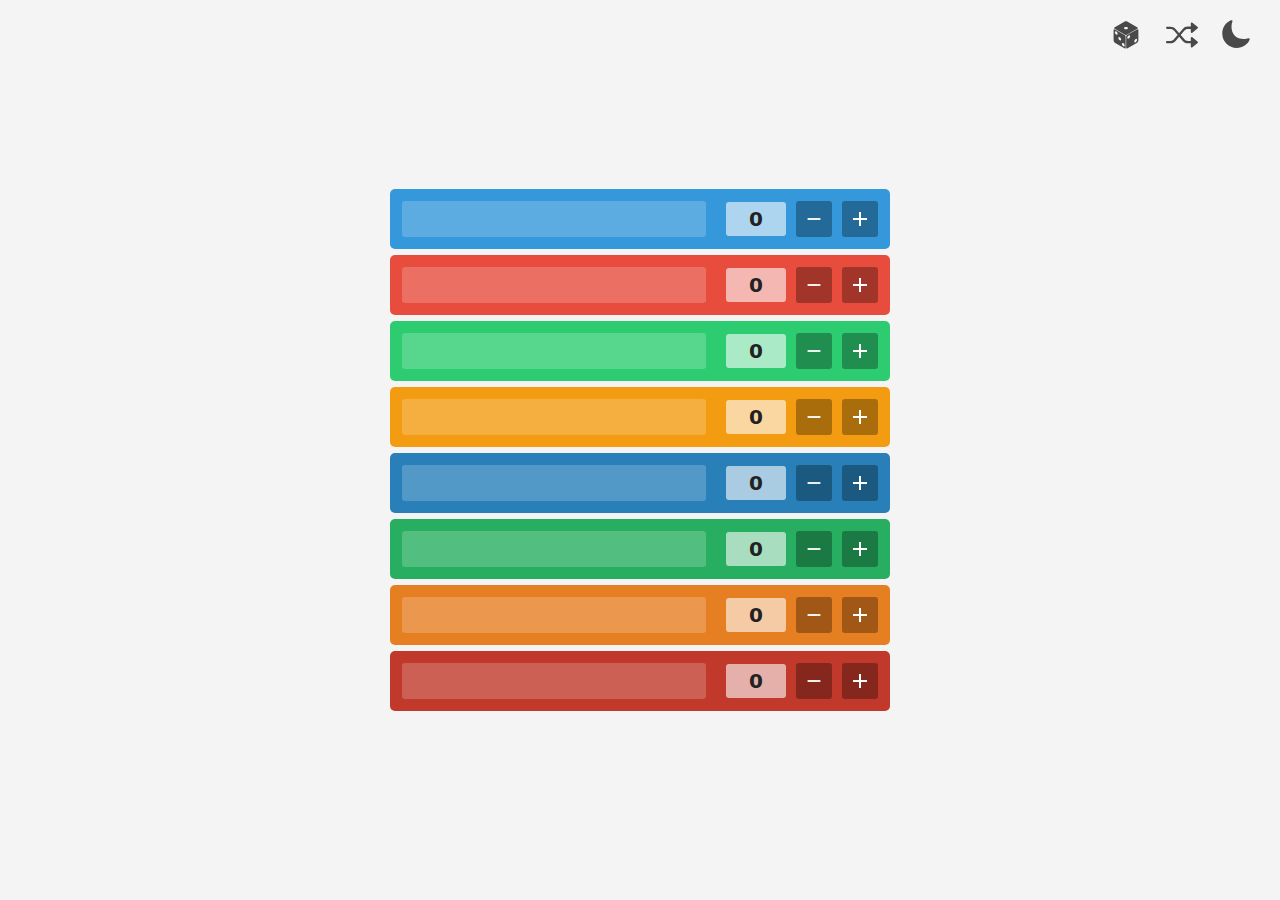
<file: index.html>
<!DOCTYPE html>

<!-- Changelog:
 Version 1.9 (2024-12-18) - small adjustments for mobile portrait screens
 Version 1.8 (2024-12-15) - trying to make the glow effect more visible in light mode, added function to limit tabbing to be within the counter names
 Version 1.7 (2024-12-15) - changed the dice icon to a shuffle icon, reused the dice icon to randomly highlight a counter for 5 seconds, disable zooming on mobile devices, fixed color issues for the plus and minus buttons when switching between dark and light mode
 Version 1.6 (2024-12-14) - added shuffle button to shuffle the counters
 Version 1.5 (2024-12-14) - added Wake Lock API to prevent the screen from turning off on mobile devices (requires HTTPS and at least one click on any plus button to activate)
 Version 1.4 (2024-12-14) - disabled spellcheck for the name input fields, small adjustments for mobile portrait screens
 Version 1.3 (2024-12-14) - fixed issue that plus and minus buttons won't work on mobile Safari, updated color palettes, further color adjustments
 Version 1.2 (2024-12-14) - added dark mode color palette to adjust the colors of the counters and the input fields when using dark mode
 Version 1.1 (2024-12-14) - changed to SVG icons for the plus and minus buttons, added a dark mode toggle
 Version 1.0 (2024-12-13) - initial version
-->

<html lang="en">
<head>
    <meta charset="UTF-8">
    <meta name="viewport" content="width=device-width, initial-scale=1.0">
    <title>Bookmark Counter</title>
    <style>
        * {
            font-family: 'Segoe UI', Roboto, system-ui, -apple-system, Oxygen, Ubuntu, Cantarell, 'Open Sans', 'Helvetica Neue', sans-serif;
        }
        body {
            margin: 0;
            padding: 0;
            display: flex;
            justify-content: center;
            align-items: center;
            min-height: 100vh;
            background-color: #f4f4f4;
            transition: background-color 0.3s, color 0.3s;
        }

        /* Adjust for mobile portrait screens */
        @media (max-width: 768px) and (orientation: portrait) {
            body {
                /* align-items: flex-start; /* Align content to the top */
                /* min-height: 95vh; /* Reduce height */
                overflow: hidden; /* Disable scrolling */
            }
        }

        /* Disable zooming on mobile devices when double-tapping */
        @media (pointer: coarse) {
            body {
                touch-action: manipulation;
            }
        }

        .dark-mode {
            background-color: #333;
            color: #f4f4f4;
        }

        .container {
            width: 95%;
            max-width: 500px;
            margin: auto;
        }

        .row {
            display: flex;
            justify-content: space-between;
            align-items: center;
            padding: 12px;
            margin: 6px 0;
            border-radius: 5px;
            color: #fff;
        }

        .counter-name {
            flex: 1;
            font-size: 18px;
            margin-right: 10px;
        }

        .counter-name input {
            width: calc(100% - 20px); /* Shortened width */
            height: 26px;
            font-size: 17px;
            border: none;
            border-radius: 3px;
            padding: 5px;
            /* color: #2c3e50; */
            color: #f9f9f9;
        }

        .counter-value {
            width: 50px;
            text-align: center;
            font-size: 20px; /* Increased font size */
            font-weight: bold;
            /* background-color: #fff; */
            background-color: currentColor;
            /* color: #000; */
            color: #222222;
            border: none;
            border-radius: 3px;
            padding: 5px;
        }

        .counter-value[readonly] {
            pointer-events: none;
        }

        /* also make counter-value not highlightable */
        .counter-value::selection {
            background-color: transparent;
        }

        .button {
            width: 36px;
            height: 36px;
            border: none;
            border-radius: 3px;
            font-size: 18px;
            font-weight: bold;
            color: #fff;
            background-color: #8e44ad;
            display: flex;
            justify-content: center;
            align-items: center;
            cursor: pointer;
        }

        .button-minus {
            background-image: url('data:image/svg+xml;utf8,<svg xmlns="http://www.w3.org/2000/svg" viewBox="0 0 24 24" width="20" height="20"><path fill="%23fff" d="M5 13H19V11H5V13Z"/></svg>');
            background-size: 60%;
            background-repeat: no-repeat;
            background-position: center;

        }

        .button-plus {
            background-image: url('data:image/svg+xml;utf8,<svg xmlns="http://www.w3.org/2000/svg" viewBox="0 0 24 24" width="20" height="20"><path fill="%23fff" d="M19 13H13V19H11V13H5V11H11V5H13V11H19V13Z"/></svg>');
            background-size: 60%;
            background-repeat: no-repeat;
            background-position: center;
        }

        .button:active {
            transform: scale(0.95);
        }

        .button-spacer {
            width: 10px; /* Space between buttons */
        }

        .value-spacer {
            width: 10px; /* Space between counter and "-" button */
        }

        .dark-mode-toggle {
            position: fixed;
            top: 17px;
            right: 8px;
            cursor: pointer;
            opacity: 0.7;
            transition: opacity 0.2s;
        }

        .shuffle-button {
            position: fixed;
            top: 18px;
            right: 76px;
            cursor: pointer;
            opacity: 0.7;
            transition: opacity 0.2s;
            color: #000;
            background-color: transparent;
            border: none;
        }
        
        .shuffle-button:hover {
            opacity: 1;
        }

        .select-button {
            position: fixed;
            top: 18px;
            right: 132px;
            cursor: pointer;
            opacity: 0.7;
            transition: opacity 0.2s;
            color: #000;
            background-color: transparent;
            border: none;
        }

        .select-button:hover {
            opacity: 1;
        }

        .dark-mode-toggle:hover {
            opacity: 1;
        }

        #moon-icon, #sun-icon {
            position: absolute; /* Both icons will be positioned relative to their container */
            top: 17px;
            right: 8px;
            transform: translate(-50%, -50%); /* Center the icons */
        }

        svg {
            width: 28px;
            height: 28px;
            fill: currentColor;
        }

        /* divergent from svg set the size of the shuffle button to 36px */
        .select-button svg {
            width: 32px;
            height: 32px;
        }

        .shuffle-button svg {
            width: 32px;
            height: 32px;
        }


        /* Glow effect for the selected counter */
        .row.glow {
            box-shadow: 0 0 10px 7px rgba(255, 0, 0, 0.8);

            /* use the baseColor for the glow effect 
            box-shadow: 0 0 10px 5px rgba(255, 255, 255, 0.7); */

            transition: box-shadow 0.3s ease-in-out;
        }

        /* Use another glow effect for dark mode */
        .dark-mode .row.glow {
            box-shadow: 0 0 10px 7px rgba(255, 77, 0, 0.75);
        }

    </style>
</head>
<body>
    <div class="toolbar">

        <button class="select-button" id="selectButton">
            <svg viewBox="0 0 32 32">
                <path d="M27.111 8.247l-9.531-5.514c-0.895-0.518-2.346-0.518-3.241 0l-9.531 5.514c-0.61 0.353-0.804 0.856-0.582 1.304l11.291 6.447c0.27 0.031 0.548 0.033 0.819 0.007l11.385-6.515c0.176-0.432-0.026-0.906-0.609-1.243zM17.397 9.982c-0.779 0.462-2.041 0.462-2.82 0s-0.779-1.211 0-1.673 2.041-0.462 2.82 0c0.779 0.462 0.779 1.211 0 1.673zM27.424 10.14l-10.366 5.932c-0.365 0.36-0.669 0.831-0.861 1.322v11.721c0.281 0.394 0.803 0.467 1.401 0.122l9.168-5.294c0.895-0.517 1.621-1.774 1.621-2.808v-9.84c0-0.763-0.396-1.191-0.963-1.155zM20.092 17.199c0.002 0.861-0.626 1.923-1.401 2.372s-1.405 0.116-1.407-0.745c0-0.002 0-0.004 0-0.006-0.002-0.861 0.626-1.923 1.401-2.372s1.405-0.116 1.407 0.745c0 0.002 0 0.004 0 0.006zM27.081 20.821c0.002 0.861-0.626 1.923-1.401 2.372s-1.405 0.116-1.407-0.745c0-0.002 0-0.004 0-0.006-0.002-0.861 0.626-1.923 1.401-2.372s1.405-0.116 1.407 0.745c0 0.002 0 0.004 0 0.006zM15.645 17.134c-0.165-0.345-0.383-0.671-0.635-0.944l-10.597-6.051c-0.504 0.027-0.846 0.446-0.846 1.156v9.84c0 1.034 0.726 2.291 1.621 2.808l9.168 5.294c0.525 0.303 0.992 0.284 1.289 0.008v-12.111h-0zM7.682 14.791c-0.002 0.861-0.631 1.194-1.407 0.745s-1.403-1.511-1.401-2.372c0-0.002 0-0.004 0-0.006 0.002-0.861 0.631-1.194 1.407-0.745s1.403 1.511 1.401 2.372c0 0.002 0 0.004 0 0.006zM11.176 20.615c-0.002 0.861-0.631 1.194-1.407 0.745s-1.403-1.511-1.401-2.372c0-0.002 0-0.004 0-0.006 0.002-0.861 0.631-1.194 1.407-0.745s1.403 1.511 1.401 2.372c0 0.002 0 0.004 0 0.006zM14.671 26.483c-0.002 0.861-0.631 1.194-1.407 0.745s-1.403-1.511-1.401-2.372c0-0.002 0-0.004 0-0.006 0.002-0.861 0.631-1.194 1.407-0.745s1.403 1.511 1.401 2.372c0 0.002 0 0.004 0 0.006z"></path>
            </svg>
        </button>

        <button class="shuffle-button" id="shuffleButton">
            <svg viewBox="0 0 1122.07 885.254">
                <g>
                 <rect height="885.254" opacity="0" width="1122.07" x="0" y="0"/>
                 <path d="M0 693.359C0 717.773 18.0664 733.887 44.9219 733.887L156.25 733.887C237.305 733.887 283.691 710.938 342.773 642.578L638.672 297.363C680.664 248.535 715.82 230.469 769.531 230.469L869.141 230.469L869.141 340.82C869.141 360.352 880.371 371.582 900.391 371.582C909.668 371.582 918.457 368.164 925.781 362.305L1110.35 209.473C1125.98 196.777 1125.98 176.758 1110.35 163.086L925.781 9.76562C918.457 3.90625 909.668 0.976562 900.391 0.976562C880.371 0.976562 869.141 11.7188 869.141 31.25L869.141 148.926L767.09 148.926C685.547 148.926 638.672 171.875 580.078 240.234L284.668 585.449C242.188 634.766 208.496 652.832 158.691 652.832L44.9219 652.832C18.5547 652.832 0 668.945 0 693.359ZM0 189.941C0 213.867 18.5547 230.469 44.9219 230.469L158.691 230.469C208.984 230.469 242.676 248.535 284.668 297.852L580.078 643.066C638.672 710.938 685.547 733.887 767.09 733.887L869.141 733.887L869.141 854.98C869.141 874.512 880.371 885.254 900.391 885.254C909.668 885.254 918.457 882.324 925.781 876.465L1110.35 723.633C1125.98 710.449 1125.98 690.918 1110.35 677.246L925.781 523.926C918.457 518.066 909.668 514.648 900.391 514.648C880.371 514.648 869.141 525.879 869.141 545.41L869.141 652.832L769.531 652.832C715.82 652.832 680.664 634.766 638.672 585.449L342.773 240.234C283.691 172.363 237.305 149.414 156.25 149.414L44.9219 149.414C18.0664 149.414 0 165.527 0 189.941Z"/>
                </g>
            </svg>
        </button>

        <!-- Dark Mode Toggle -->
        <div class="dark-mode-toggle" onclick="toggleDarkMode()">
            <svg id="moon-icon" viewBox="0 0 958.984 977.051" style="opacity: 1;">
                <path d="M755.371 662.598C491.211 662.598 322.266 497.07 322.266 232.422C322.266 171.875 335.449 98.1445 353.027 57.6172C357.422 46.3867 358.398 39.0625 358.398 34.668C358.398 21.9727 348.633 7.32422 329.102 7.32422C323.73 7.32422 312.012 8.30078 300.781 12.6953C121.094 84.4727 0 273.926 0 472.168C0 750.977 226.074 977.051 504.883 977.051C715.332 977.051 891.602 849.609 953.613 691.406C958.008 679.688 958.984 667.48 958.984 663.086C958.984 644.531 944.336 632.812 930.664 632.812C924.316 632.812 918.945 634.277 909.668 637.207C871.582 649.414 815.43 662.598 755.371 662.598Z"/>
            </svg>

            <svg id="sun-icon" viewBox="0 0 1056.15 1060.06" style="opacity: 0;">
                <path d="M528.32 189.941C551.27 189.941 570.312 170.898 570.312 147.461L570.312 42.4805C570.312 19.043 551.27 0 528.32 0C504.883 0 485.84 19.043 485.84 42.4805L485.84 147.461C485.84 170.898 504.883 189.941 528.32 189.941ZM767.578 290.039C784.18 306.152 811.035 306.641 827.637 290.039L902.344 215.332C918.457 199.219 918.457 171.875 902.344 155.273C886.23 139.16 858.887 139.16 842.773 155.273L767.578 230.469C751.465 246.582 751.465 273.926 767.578 290.039ZM866.699 529.785C866.699 552.734 886.23 571.777 909.18 571.777L1014.16 571.777C1037.11 571.777 1056.15 552.734 1056.15 529.785C1056.15 506.836 1037.11 487.305 1014.16 487.305L909.18 487.305C886.23 487.305 866.699 506.836 866.699 529.785ZM767.578 769.531C751.465 786.133 751.465 812.988 767.578 829.102L842.773 904.785C858.887 920.898 886.23 919.922 902.344 904.297C918.457 887.695 918.457 860.84 902.344 844.727L827.148 769.531C811.035 753.418 784.18 753.906 767.578 769.531ZM528.32 869.629C504.883 869.629 485.84 888.672 485.84 911.621L485.84 1017.09C485.84 1040.04 504.883 1059.08 528.32 1059.08C551.27 1059.08 570.312 1040.04 570.312 1017.09L570.312 911.621C570.312 888.672 551.27 869.629 528.32 869.629ZM288.574 769.531C271.973 753.906 244.629 753.418 228.516 769.531L153.809 844.238C137.695 860.352 137.695 887.207 153.32 903.809C169.434 919.434 197.266 920.41 213.379 904.297L288.086 829.102C304.199 812.988 304.199 786.133 288.574 769.531ZM189.453 529.785C189.453 506.836 169.922 487.305 146.973 487.305L41.9922 487.305C19.043 487.305 0 506.836 0 529.785C0 552.734 19.043 571.777 41.9922 571.777L146.973 571.777C169.922 571.777 189.453 552.734 189.453 529.785ZM288.086 290.039C304.199 274.414 304.199 246.094 288.574 230.469L213.867 155.273C198.242 139.648 170.41 139.16 154.297 155.273C138.184 171.875 138.184 199.219 153.809 214.844L228.516 290.039C244.629 306.152 271.484 306.152 288.086 290.039Z"/>
                <path d="M527.832 778.32C665.039 778.32 776.367 666.992 776.367 529.785C776.367 392.578 665.039 280.762 527.832 280.762C390.625 280.762 279.297 392.578 279.297 529.785C279.297 666.992 390.625 778.32 527.832 778.32Z"/>
            </svg>
        </div>
    </div>

    <!-- avoid those two divs from colliding -->
    <div style="height: 5px;"></div>

    <div class="container" id="counterContainer">
        <!-- Rows will be generated dynamically here -->
    </div>

    <script>
        // Predefined color list
        const colors = [
            "#3498db", "#e74c3c", "#2ecc71", "#f39c12", "#2980b9", "#27ae60", "#e67e22", "#c0392b", "#d35400", "#7f8c8d", "#2c3e50"
        ];

        // Predefined color list for dark mode
        const darkColors = [
            "#2980b9", "#c0392b", "#27ae60", "#e67e22", "#3498db", "#2ecc71", "#f39c12", "#e74c3c", "#d35400", "#7f8c8d", "#34495e"
        ];

        let isDarkMode = false;
        let glowTimeout = null; // Timeout reference for glow effect

        /**
         * Lightens a hex color by a percentage.
         * @param {string} color - The hex color code.
         * @param {number} percent - The percentage to lighten (0-100).
         * @returns {string} - The lightened hex color code.
         */
        function lightenColor(color, percent) {
            const num = parseInt(color.slice(1), 16);
            const r = Math.min(255, Math.floor((num >> 16) + (255 - (num >> 16)) * (percent / 100)));
            const g = Math.min(255, Math.floor(((num >> 8) & 0x00ff) + (255 - ((num >> 8) & 0x00ff)) * (percent / 100)));
            const b = Math.min(255, Math.floor((num & 0x0000ff) + (255 - (num & 0x0000ff)) * (percent / 100)));
            return `rgb(${r}, ${g}, ${b})`;
        }

        /**
         * Darkens a hex color by a percentage.
         * @param {string} color - The hex color code.
         * @param {number} percent - The percentage to darken (0-100).
         * @returns {string} - The darkened hex color code.
         */
        function darkenColor(color, percent) {
            const num = parseInt(color.slice(1), 16);
            const r = Math.max(0, Math.floor((num >> 16) - (num >> 16) * (percent / 100)));
            const g = Math.max(0, Math.floor(((num >> 8) & 0x00ff) - ((num >> 8) & 0x00ff) * (percent / 100)));
            const b = Math.max(0, Math.floor((num & 0x0000ff) - (num & 0x0000ff) * (percent / 100)));
            return `rgb(${r}, ${g}, ${b})`;
        }

        /**
         * Parse URL parameters into a list of counter names.
         * Example URL: `index.html?names=Anja,Michaela,Leonie`
         * @returns {Array} Array of names or an empty array if no parameters exist.
         */
        function getCounterNamesFromUrl() {
            const urlParams = new URLSearchParams(window.location.search);
            const names = urlParams.get("names");
            return names ? names.split(",") : [];
        }

        /**
         * Initializes counters with the given names.
         * @param {Array} counterNames - List of counter names to initialize.
         */
        function initializeCounters(counterNames = []) {
            const container = document.getElementById("counterContainer");
            const themeToggle = document.getElementById("theme-toggle");

            // If no names are provided, create empty fields
            if (counterNames.length === 0) {
                counterNames = Array(8).fill("");
            }

            counterNames.forEach((name, index) => {
                const row = document.createElement("div");
                row.className = "row";

                /* const baseColor = colors[index % colors.length]; */
                /* use darkColors for dark mode and colors for light mode */
                const baseColor = isDarkMode ? darkColors[index % darkColors.length] : colors[index % colors.length];

                row.style.backgroundColor = baseColor;

                // Editable name field with lightened background
                const counterName = document.createElement("div");
                counterName.className = "counter-name";
                const nameInput = document.createElement("input");
                nameInput.type = "text";
                /* disable spellcheck */
                nameInput.spellcheck = false;
                nameInput.value = name; // Prefill with provided name or leave empty
                nameInput.style.backgroundColor = lightenColor(baseColor, 20); // 20% lighter
                counterName.appendChild(nameInput);

                // Counter value field
                const counterValue = document.createElement("input");
                counterValue.type = "text";
                counterValue.className = "counter-value";
                counterValue.style.backgroundColor = lightenColor(baseColor, 60); // 60% lighter
                counterValue.value = 0;
                counterValue.readOnly = true;

                // Minus button
                const minusButton = document.createElement("button");
                minusButton.className = "button button-minus";
                /* set the button color using the baseColor and darken it by 30% */
                minusButton.style.backgroundColor = darkenColor(baseColor, 30);
                minusButton.onclick = () => {
                    counterValue.value = Math.max(0, parseInt(counterValue.value) - 1);
                };
                /* move the button to the front */
                minusButton.style.zIndex = 1;

                // Spacer between counter and "-" button
                const valueSpacer = document.createElement("div");
                valueSpacer.className = "value-spacer";

                // Spacer between buttons
                const buttonSpacer = document.createElement("div");
                buttonSpacer.className = "button-spacer";

                // Plus button
                const plusButton = document.createElement("button");
                plusButton.className = "button button-plus";
                /* plusButton.textContent = "+"; */
                /* use a SVG icon instead of text */
                plusButton.innerHTML = `<svg xmlns="http://www.w3.org/2000/svg" viewBox="0 0 24 24" width="24" height="24"><path fill="#fff" d="M19 13H13V19H11V13H5V11H11V5H13V11H19V13Z"/></svg>`;
                /* set the button color using the baseColor and darken it by 30% */
                plusButton.style.backgroundColor = darkenColor(baseColor, 30);
                plusButton.onclick = () => {
                    counterValue.value = parseInt(counterValue.value) + 1;
                };
                /* move the button to the front */
                plusButton.style.zIndex = 1;

                row.appendChild(counterName);
                row.appendChild(counterValue);
                row.appendChild(valueSpacer);
                row.appendChild(minusButton);
                row.appendChild(buttonSpacer);
                row.appendChild(plusButton);

                container.appendChild(row);
            });
        }

        // Parse names from URL and initialize counters
        const counterNames = getCounterNamesFromUrl();
        initializeCounters(counterNames);

        function toggleDarkMode() {
            const body = document.body;
            const moonIcon = document.getElementById('moon-icon');
            const sunIcon = document.getElementById('sun-icon');

            body.classList.toggle('dark-mode');
            moonIcon.style.opacity = body.classList.contains('dark-mode') ? '0' : '1';
            sunIcon.style.opacity = body.classList.contains('dark-mode') ? '1' : '0';

            /* when switching to dark mode, use darkColors and when switching to light mode, use colors; make sure to only update the colors and don't reinitialize the counters */
            isDarkMode = !isDarkMode;
            const baseColors = isDarkMode ? darkColors : colors;
            const rows = document.querySelectorAll('.row');
            rows.forEach((row, index) => {
                const baseColor = baseColors[index % baseColors.length];
                row.style.backgroundColor = baseColor;
                const nameInput = row.querySelector('.counter-name input');
                nameInput.style.backgroundColor = lightenColor(baseColor, 20);
            });

            
            /* update the color of the plus and minus buttons when switching between dark and light mode; use the baseColor of the exact row */
            const plusButtons = document.querySelectorAll('.button-plus');
            const minusButtons = document.querySelectorAll('.button-minus');
            plusButtons.forEach((button, index) => {
                const baseColor = baseColors[index % baseColors.length];
                button.style.backgroundColor = darkenColor(baseColor, 30);
            });
            minusButtons.forEach((button, index) => {
                const baseColor = baseColors[index % baseColors.length];
                button.style.backgroundColor = darkenColor(baseColor, 30);
            });

            /* also make sure the counter-name and counter-value fields are updated when switching between dark and light mode */
            const counterNames = document.querySelectorAll('.counter-name input');
            const counterValues = document.querySelectorAll('.counter-value');
            counterNames.forEach((nameInput, index) => {
                const baseColor = baseColors[index % baseColors.length];
                nameInput.style.backgroundColor = lightenColor(baseColor, 20);
            });
            counterValues.forEach((valueInput, index) => {
                const baseColor = baseColors[index % baseColors.length];
                valueInput.style.backgroundColor = lightenColor(baseColor, 60);
            });

            /* set the color of select-button to black when in light mode and to white when in dark mode */
            const selectButton = document.querySelector('.select-button');
            selectButton.style.color = isDarkMode ? '#fff' : '#000';

            /* set the color of shuffle-button to white when in dark mode and to black when in light mode */
            const shuffleButton = document.querySelector('.shuffle-button');
            shuffleButton.style.color = isDarkMode ? '#fff' : '#000';

        }

        /* Initialize dark mode based on the system preference */
        if (window.matchMedia('(prefers-color-scheme: dark)').matches) {
            toggleDarkMode();
        }

        /* Prevent the screen from turning off */
        let wakeLock = null;

        async function requestWakeLock() {
            try {
                wakeLock = await navigator.wakeLock.request('screen');
                console.log('Wake Lock is active');
            } catch (err) {
                console.error(`${err.name}, ${err.message}`);
            }
        }

        document.addEventListener('visibilitychange', async () => {
            if (wakeLock !== null && document.visibilityState === 'visible') {
                await requestWakeLock();
            }
        });

        // Request Wake Lock when the page loads
        requestWakeLock();

        // Also bind requestWakeLock to the click event of the plus buttons
        document.querySelectorAll('.button-plus').forEach(button => {
            button.addEventListener('click', requestWakeLock);
        });

        // Shuffle Button Logic
        document.getElementById('shuffleButton').addEventListener('click', shuffleCounters);

        function shuffleCounters() {
            // Shuffle all counters that have a name (ignore empty counters and also do not shuffle a named counter into a previously empty counter) and also take the counter value into account
            const rows = Array.from(document.querySelectorAll('.row'));
            const namedRows = rows.filter(row => row.querySelector('.counter-name input').value.trim() !== '');
            const emptyRows = rows.filter(row => row.querySelector('.counter-name input').value.trim() === '');

            // Shuffle named rows
            for (let i = namedRows.length - 1; i > 0; i--) {
                const j = Math.floor(Math.random() * (i + 1));
                [namedRows[i], namedRows[j]] = [namedRows[j], namedRows[i]];
            }

            // Shuffle empty rows
            /* for (let i = emptyRows.length - 1; i > 0; i--) {
                const j = Math.floor(Math.random() * (i + 1));
                [emptyRows[i], emptyRows[j]] = [emptyRows[j], emptyRows[i]];
            } */

            // Combine named and empty rows
            const shuffledRows = namedRows.concat(emptyRows);

            // Update the DOM with the shuffled rows
            const container = document.getElementById('counterContainer');
            container.innerHTML = '';
            shuffledRows.forEach(row => container.appendChild(row));

            // Update the URL with the shuffled names
            const shuffledNames = shuffledRows.map(row => row.querySelector('.counter-name input').value.trim());
            const urlParams = new URLSearchParams(window.location.search);
            urlParams.set('names', shuffledNames.join(','));
            history.replaceState(null, '', `${location.pathname}?${urlParams}`);

        }


        document.getElementById('selectButton').addEventListener('click', highlightRandomCounter);

        // Highlight a random counter with a glow effect for 5 seconds when the wheel button is clicked. After 5 seconds, the glow effect will be removed. If the button is clicked again within the 5 seconds, the glow effect will be removed immediately and a new counter will be highlighted. In any case, only one counter can be highlighted at a time, and only named counters can be highlighted.
        function highlightRandomCounter() {
            // Clear the previous glow effect
            if (glowTimeout) {
                clearTimeout(glowTimeout);
                glowTimeout = null;
                const previousGlowCounter = document.querySelector('.glow');
                if (previousGlowCounter) {
                    previousGlowCounter.classList.remove('glow');
                }
            }

            // Get all named counters
            const namedCounters = Array.from(document.querySelectorAll('.counter-name input')).filter(input => input.value.trim() !== '');

            if (namedCounters.length > 0) {
                // Pick a random named counter
                const randomIndex = Math.floor(Math.random() * namedCounters.length);
                const randomCounter = namedCounters[randomIndex];
                const randomCounterRow = randomCounter.closest('.row');

                // Highlight the random counter with a glow effect
                randomCounterRow.classList.add('glow');

                // Remove the glow effect after 5 seconds
                glowTimeout = setTimeout(() => {
                    randomCounterRow.classList.remove('glow');
                    glowTimeout = null;
                }, 5000);
            }
        }


        // Add a function that automatically selects the next counter-name field when the user presses Tab, thereby overriding any tabindex settings
        document.querySelectorAll('.counter-name input').forEach((input, index, inputs) => {
            input.addEventListener('keydown', event => {
                if (event.key === 'Tab') {
                    event.preventDefault();
                    const nextIndex = (index + 1) % inputs.length;
                    inputs[nextIndex].focus();
                }
            });
        });

        // Similarly, add a function that automatically selects the previous counter-name field when the user presses Shift + Tab
        document.querySelectorAll('.counter-name input').forEach((input, index, inputs) => {
            input.addEventListener('keydown', event => {
                if (event.key === 'Tab' && event.shiftKey) {
                    event.preventDefault();
                    const previousIndex = (index - 1 + inputs.length) % inputs.length;
                    inputs[previousIndex].focus();
                }
            });
        });

    </script>
</body>
</html>
</file>
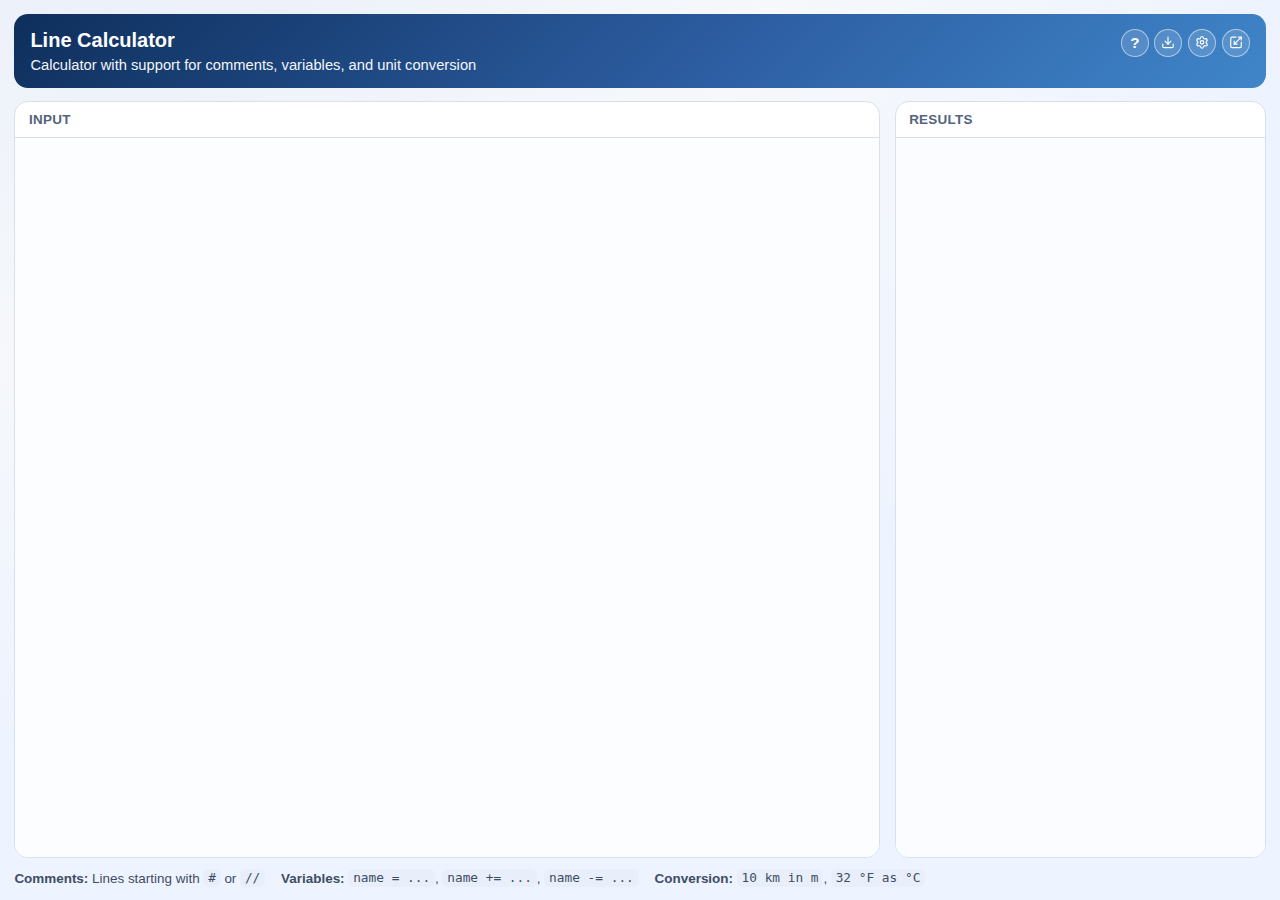
<file: calc/index.html>
<!doctype html>
<html lang="de">
<head>
  <meta charset="UTF-8">
  <meta name="viewport" content="width=device-width, initial-scale=1.0">
  <title>Zeilenrechner</title>
  <meta name="theme-color" content="#1a4d95">
  <meta name="apple-mobile-web-app-capable" content="yes">
  <meta name="apple-mobile-web-app-status-bar-style" content="default">
  <meta name="apple-mobile-web-app-title" content="Zeilenrechner">
  <link rel="manifest" href="manifest.webmanifest">
  <link rel="icon" type="image/png" sizes="192x192" href="icons/icon-192.png">
  <link rel="apple-touch-icon" sizes="180x180" href="icons/apple-touch-icon.png">
  <link rel="stylesheet" href="styles.css">
</head>
<body>
  <div id="app-root" class="app">
    <header class="topbar">
      <div class="topbar-main">
        <div>
          <h1 id="ui-title">Zeilenrechner</h1>
          <p id="ui-subtitle">Kommentare, Variablen, Prozentrechnung und Einheitenumrechnung wie in Soulver.</p>
        </div>
        <div class="help-wrap">
          <div class="chip-row">
            <button id="help-chip" class="help-chip" type="button" aria-expanded="false" aria-controls="help-popover" title="Hilfe">?</button>
            <button id="download-chip" class="help-chip icon-chip" type="button" title="Exportieren" aria-label="Exportieren" aria-expanded="false" aria-controls="download-popover">
              <svg xmlns="http://www.w3.org/2000/svg" width="24" height="24" viewBox="0 0 24 24" fill="none" stroke="currentColor" stroke-width="2" stroke-linecap="round" stroke-linejoin="round" class="lucide lucide-download-icon lucide-download"><path d="M12 15V3"/><path d="M21 15v4a2 2 0 0 1-2 2H5a2 2 0 0 1-2-2v-4"/><path d="m7 10 5 5 5-5"/></svg>
            </button>
            <button id="settings-chip" class="help-chip icon-chip" type="button" title="Einstellungen" aria-label="Einstellungen" aria-expanded="false" aria-controls="settings-popover">
              <svg xmlns="http://www.w3.org/2000/svg" width="24" height="24" viewBox="0 0 24 24" fill="none" stroke="currentColor" stroke-width="2" stroke-linecap="round" stroke-linejoin="round" class="lucide lucide-settings-icon lucide-settings"><path d="M9.671 4.136a2.34 2.34 0 0 1 4.659 0 2.34 2.34 0 0 0 3.319 1.915 2.34 2.34 0 0 1 2.33 4.033 2.34 2.34 0 0 0 0 3.831 2.34 2.34 0 0 1-2.33 4.033 2.34 2.34 0 0 0-3.319 1.915 2.34 2.34 0 0 1-4.659 0 2.34 2.34 0 0 0-3.32-1.915 2.34 2.34 0 0 1-2.33-4.033 2.34 2.34 0 0 0 0-3.831A2.34 2.34 0 0 1 6.35 6.051a2.34 2.34 0 0 0 3.319-1.915"/><circle cx="12" cy="12" r="3"/></svg>
            </button>
            <button id="resize-chip" class="help-chip icon-chip" type="button" title="Vollansicht umschalten" aria-label="Vollansicht umschalten">
              <svg xmlns="http://www.w3.org/2000/svg" width="24" height="24" viewBox="0 0 24 24" fill="none" stroke="currentColor" stroke-width="2" stroke-linecap="round" stroke-linejoin="round" class="lucide lucide-scaling-icon lucide-scaling"><path d="M12 3H5a2 2 0 0 0-2 2v14a2 2 0 0 0 2 2h14a2 2 0 0 0 2-2v-7"/><path d="M14 15H9v-5"/><path d="M16 3h5v5"/><path d="M21 3 9 15"/></svg>
            </button>
          </div>
          <div id="help-popover" class="help-popover" hidden>
            <h2 id="help-syntax-heading">Syntax</h2>
            <ul>
              <li id="help-syntax-1">Arithmetik: <code>+</code>, <code>-</code>, <code>*</code>, <code>/</code>, <code>^</code></li>
              <li id="help-syntax-2">Text-Operatoren: <code>plus</code>, <code>minus</code>, <code>mal</code>, <code>of</code>, <code>von</code>, <code>on</code>, <code>off</code></li>
              <li id="help-syntax-3">Umrechnung: <code>in</code>, <code>to</code>/<code>zu</code>, <code>as</code>/<code>als</code>, Kurzform: <code>km m</code></li>
              <li id="help-syntax-4">Zuweisung: <code>=</code>, <code>+=</code>, <code>-=</code></li>
              <li id="help-syntax-5">Referenzen: <code>@3</code> (Zeile 3), <code>ans</code>/<code>last</code></li>
              <li id="help-syntax-6">Vergleiche: <code>&gt;</code>, <code>&gt;=</code>, <code>&lt;</code>, <code>&lt;=</code>, <code>==</code>, <code>!=</code></li>
              <li id="help-syntax-7">Kommentare: Zeilen mit <code>#</code> oder <code>//</code></li>
              <li id="help-syntax-8">Ein trailing <code>=</code> wird ignoriert: <code>1 + 2 =</code></li>
              <li id="help-syntax-9">Variablennamen dürfen Leerzeichen und Umlaute enthalten; sie sind nicht case-sensitiv.</li>
            </ul>
            <h2 id="help-functions-heading">Funktionen</h2>
            <ul>
              <li id="help-functions-1"><code>min(...)</code>, <code>max(...)</code> (z. B. <code>min(3;5)</code>)</li>
              <li id="help-functions-2"><code>Summe(...)</code>/<code>SUM(...)</code> (Excel-ähnlich, z. B. <code>Summe(wert1, wert2)</code>)</li>
              <li id="help-functions-3">Bereiche: <code>Summe(@1:@4)</code> summiert Zeilen 1 bis 4 (leere/Kommentarzeilen werden übersprungen)</li>
              <li id="help-functions-4"><code>Durchschnitt(...)</code>/<code>Mittelwert(...)</code>/<code>AVG(...)</code>, <code>Anzahl(...)</code>/<code>COUNT(...)</code></li>
              <li id="help-functions-5">Funktionsnamen sind case-insensitiv und funktionieren mit oder ohne führendes <code>=</code>.</li>
            </ul>
            <p id="help-link-line" class="help-link">Weiterführende Syntax: <a id="help-link-mathjs" href="https://mathjs.org/docs/expressions/syntax.html" target="_blank" rel="noopener noreferrer">mathjs.org/docs/expressions/syntax.html</a></p>

            <div id="mathjs-help" class="mathjs-help" hidden>
              <h2 id="help-mathjs-heading">Zusätzlich Mit math.js</h2>
              <ul>
                <li><code>sqrt(x)</code></li>
                <li><code>cbrt(x)</code></li>
                <li><code>abs(x)</code></li>
                <li><code>sin(x)</code>, <code>cos(x)</code>, <code>tan(x)</code></li>
                <li><code>log(x)</code>, <code>ln(x)</code>, <code>exp(x)</code></li>
              </ul>
            </div>

            <h2 id="help-conversions-heading">Unterstützte Umrechnungen</h2>
            <ul>
              <li id="help-conv-1">Länge: <code>mm</code>, <code>cm</code>, <code>m</code>, <code>km</code>, <code>in</code>, <code>ft</code>, <code>yd</code>, <code>mi</code></li>
              <li id="help-conv-2">Masse: <code>mg</code>, <code>g</code>, <code>kg</code>, <code>t</code>, <code>oz</code>, <code>lb</code></li>
              <li id="help-conv-3">Zeit: <code>ms</code>, <code>s</code>, <code>min</code>, <code>h</code>, <code>d</code>, <code>wk</code></li>
              <li id="help-conv-4">Volumen: <code>ml</code>, <code>l</code></li>
              <li id="help-conv-5">Fläche: <code>cm²</code>, <code>m²</code>, <code>km²</code>, <code>ha</code></li>
              <li id="help-conv-6">Geschwindigkeit: <code>m/s</code>, <code>km/h</code>, <code>mph</code></li>
              <li id="help-conv-7">Temperatur: <code>°C</code>, <code>°F</code>, <code>K</code></li>
              <li id="help-conv-8">Währung: <code>€</code>/<code>EUR</code>, <code>USD</code>, <code>CHF</code>, <code>GBP</code></li>
            </ul>

            <button id="load-demo-btn" class="demo-btn" type="button">Demo</button>
          </div>
          <div id="download-popover" class="download-popover" hidden>
            <h2 id="download-heading">Export</h2>
            <button id="export-pdf-divider-btn" class="download-option" type="button">PDF mit Trennstrich</button>
            <button id="export-pdf-plain-btn" class="download-option" type="button">PDF ohne Trennstrich</button>
            <button id="export-md-btn" class="download-option" type="button">Markdown (Tabelle)</button>
            <button id="export-json-btn" class="download-option" type="button">JSON</button>
            <button id="export-yaml-btn" class="download-option" type="button">YAML</button>
          </div>
          <div id="settings-popover" class="settings-popover" hidden>
            <h2 id="settings-heading">Einstellungen</h2>

            <h3 id="settings-group-calc" class="settings-group-title">Berechnung</h3>

            <label class="setting-item" for="setting-use-mathjs">
              <span id="label-use-mathjs" class="setting-label">math.js verwenden</span>
              <span class="switch">
                <input id="setting-use-mathjs" type="checkbox">
                <span class="switch-ui"></span>
              </span>
            </label>
            <p id="mathjs-status" class="setting-note">math.js ist deaktiviert.</p>

            <label class="setting-item" for="setting-precise-intermediate">
              <span id="label-precise-intermediate" class="setting-label">Mit genauen Zwischenergebnissen rechnen</span>
              <span class="switch">
                <input id="setting-precise-intermediate" type="checkbox">
                <span class="switch-ui"></span>
              </span>
            </label>

            <h3 id="settings-group-display" class="settings-group-title">Anzeige</h3>

            <label class="setting-item" for="setting-decimals">
              <span id="label-decimals" class="setting-label">Nachkommastellen</span>
              <select id="setting-decimals" class="setting-select">
                <option value="0">0</option>
                <option value="1">1</option>
                <option value="2">2</option>
                <option value="3">3</option>
                <option value="4">4</option>
                <option value="5">5</option>
                <option value="6">6</option>
                <option value="7">7</option>
                <option value="8">8</option>
                <option value="9">9</option>
                <option value="10">10</option>
              </select>
            </label>

            <label class="setting-item" for="setting-fixed-decimals">
              <span id="label-fixed-decimals" class="setting-label">Fixe Nachkommastellen</span>
              <span class="switch">
                <input id="setting-fixed-decimals" type="checkbox">
                <span class="switch-ui"></span>
              </span>
            </label>

            <label class="setting-item" for="setting-integer-no-decimals">
              <span id="label-integer-no-decimals" class="setting-label">Ganzzahlen ohne Nachkommastellen</span>
              <span class="switch">
                <input id="setting-integer-no-decimals" type="checkbox">
                <span class="switch-ui"></span>
              </span>
            </label>

            <label class="setting-item" for="setting-syntax-highlighting">
              <span id="label-syntax-highlighting" class="setting-label">Syntax-Highlighting</span>
              <span class="switch">
                <input id="setting-syntax-highlighting" type="checkbox">
                <span class="switch-ui"></span>
              </span>
            </label>

            <label class="setting-item" for="setting-line-numbers">
              <span id="label-line-numbers" class="setting-label">Zeilennummern</span>
              <span class="switch">
                <input id="setting-line-numbers" type="checkbox">
                <span class="switch-ui"></span>
              </span>
            </label>

            <label class="setting-item" for="setting-auto-wrap">
              <span id="label-auto-wrap" class="setting-label">Automatischer Zeilenumbruch</span>
              <span class="switch">
                <input id="setting-auto-wrap" type="checkbox">
                <span class="switch-ui"></span>
              </span>
            </label>

            <label class="setting-item" for="setting-language">
              <span id="label-language" class="setting-label">Sprache</span>
              <select id="setting-language" class="setting-select">
                <option value="auto">Browser-Standard</option>
                <option value="de">Deutsch</option>
                <option value="en">English</option>
              </select>
            </label>

            <h3 id="settings-group-number-format" class="settings-group-title">Zahlenformat</h3>

            <label class="setting-item" for="setting-decimal-separator">
              <span id="label-decimal-separator" class="setting-label">Dezimalzeichen</span>
              <select id="setting-decimal-separator" class="setting-select">
                <option value=",">Komma (,)</option>
                <option value=".">Punkt (.)</option>
              </select>
            </label>

            <label class="setting-item" for="setting-thousands-separator">
              <span id="label-thousands-separator" class="setting-label">Tausendertrennzeichen</span>
              <select id="setting-thousands-separator" class="setting-select">
                <option value=".">Punkt (.)</option>
                <option value=",">Komma (,)</option>
                <option value="'">Hochkomma (')</option>
                <option value="">Keines</option>
              </select>
            </label>
            <p id="separator-status" class="setting-note"></p>
          </div>
        </div>
      </div>
    </header>

    <main class="workspace">
      <section class="pane input-pane">
        <div id="pane-title-input" class="pane-title">Eingaben</div>
        <div class="input-editor">
          <pre id="sheet-input-line-numbers" class="line-number-gutter" aria-hidden="true"></pre>
          <div class="editor-content">
            <pre id="sheet-highlight" aria-hidden="true"></pre>
            <textarea id="sheet-input" spellcheck="false" wrap="off" aria-label="Rechenzeilen"></textarea>
          </div>
        </div>
      </section>

      <section class="pane output-pane">
        <div id="pane-title-output" class="pane-title">Ergebnisse</div>
        <div class="result-editor">
          <pre id="sheet-result-line-numbers" class="line-number-gutter" aria-hidden="true"></pre>
          <div id="sheet-results" aria-live="polite"></div>
        </div>
      </section>
    </main>

    <footer class="hints">
      <span id="hint-comments"><strong>Kommentare:</strong> Zeilen mit <code>#</code> oder <code>//</code></span>
      <span id="hint-variables"><strong>Variablen:</strong> <code>name = ...</code>, <code>name += ...</code>, <code>name -= ...</code></span>
      <span id="hint-conversions"><strong>Umrechnung:</strong> <code>10 km in m</code>, <code>32 °F as °C</code></span>
    </footer>

    <button id="resize-float" class="resize-float" type="button" aria-label="Standardansicht wiederherstellen" title="Standardansicht">
      <svg xmlns="http://www.w3.org/2000/svg" width="24" height="24" viewBox="0 0 24 24" fill="none" stroke="currentColor" stroke-width="2" stroke-linecap="round" stroke-linejoin="round" class="lucide lucide-scaling-icon lucide-scaling"><path d="M12 3H5a2 2 0 0 0-2 2v14a2 2 0 0 0 2 2h14a2 2 0 0 0 2-2v-7"/><path d="M14 15H9v-5"/><path d="M16 3h5v5"/><path d="M21 3 9 15"/></svg>
    </button>
  </div>

  <script src="app.js"></script>
</body>
</html>
</file>
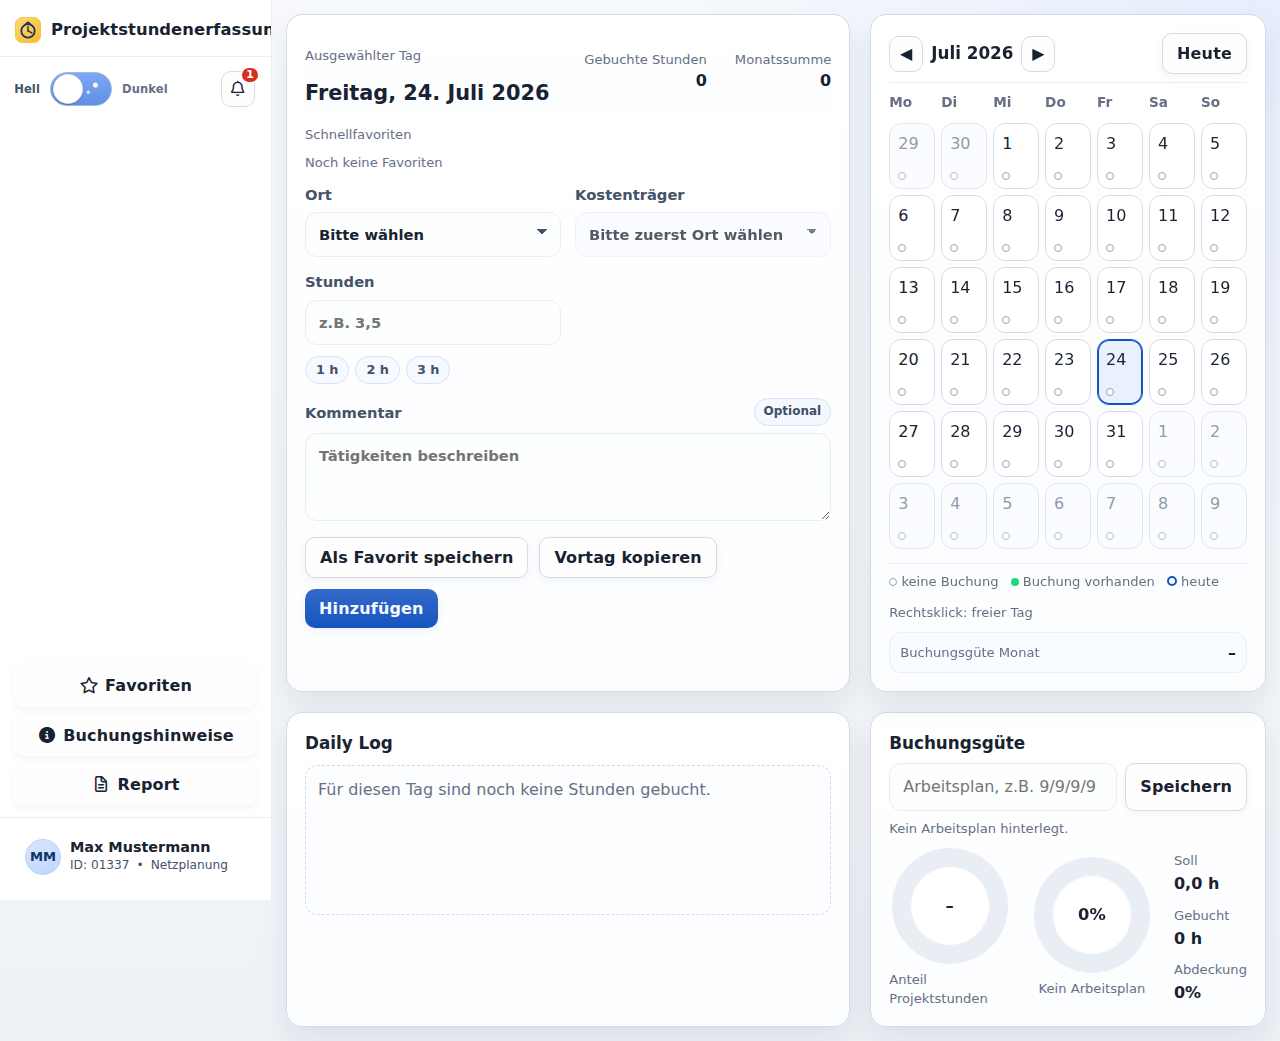
<file: projektstunden/index.html>
<!doctype html>
<html lang="de">
<head>
  <meta charset="UTF-8" />
  <meta name="viewport" content="width=device-width, initial-scale=1.0" />
  <meta name="robots" content="noindex, nofollow" />
  <meta name="theme-color" content="#FFE522" />
  <meta name="application-name" content="Projektstundenerfassung" />
  <meta name="apple-mobile-web-app-capable" content="yes" />
  <meta name="apple-mobile-web-app-status-bar-style" content="default" />
  <meta name="apple-mobile-web-app-title" content="Projektstunden" />
  <title>Projektstundenerfassung</title>
  <link rel="manifest" href="./manifest.webmanifest" />
  <link rel="icon" type="image/svg+xml" sizes="192x192" href="./assets/icons/icon-192.svg" />
  <link rel="icon" type="image/svg+xml" sizes="512x512" href="./assets/icons/icon-512.svg" />
  <link rel="apple-touch-icon" href="./assets/icons/icon-192.svg" />
  <link rel="stylesheet" href="./assets/fontawesome/css/all.min.css" />
  <link rel="stylesheet" href="./assets/css/styles.css" />
</head>
<body class="catalyst-app">
  <div class="app-shell catalyst-layout">
    <aside class="catalyst-sidebar" aria-label="Hauptnavigation">
      <div class="catalyst-sidebar-header">
        <div class="catalyst-sidebar-brand">
          <div class="brand-row">
            <span class="app-icon" aria-hidden="true"><img src="./assets/icons/icon-192.svg" alt="" /></span>
            <h1>Projektstundenerfassung</h1>
          </div>
        </div>
      </div>

      <div class="catalyst-sidebar-body">
        <div class="catalyst-theme-toggle">
          <label class="theme-switch" for="themeToggleSwitch" aria-label="Darstellung wechseln">
            <input id="themeToggleSwitch" type="checkbox" />
            <span class="theme-switch-slider" aria-hidden="true">
              <i class="fa-regular fa-sun theme-icon theme-icon-sun" aria-hidden="true"></i>
              <i class="fa-regular fa-moon theme-icon theme-icon-moon" aria-hidden="true"></i>
            </span>
          </label>
          <button id="openNotificationsBtn" type="button" class="icon-btn catalyst-notification-btn" aria-label="Benachrichtigungen öffnen">
            <i class="fa-regular fa-bell" aria-hidden="true"></i>
            <span id="notificationsBadge" class="notification-badge">1</span>
          </button>
        </div>
        <div class="catalyst-sidebar-spacer" aria-hidden="true"></div>
        <div class="catalyst-sidebar-actions">
          <button id="openFavoritesBtn" type="button" class="btn btn-secondary catalyst-nav-btn">
            <span class="catalyst-nav-icon" aria-hidden="true">
              <i class="fa-regular fa-star icon-regular fav-icon-regular" aria-hidden="true"></i>
              <i class="fa-solid fa-star icon-solid fav-icon-solid" aria-hidden="true"></i>
            </span>
            <span>Favoriten</span>
          </button>
          <button id="openBookingHintsBtn" type="button" class="btn btn-secondary catalyst-nav-btn">
            <span class="catalyst-nav-icon" aria-hidden="true">
              <i class="fa-solid fa-circle-info hints-icon-solid" aria-hidden="true"></i>
            </span>
            <span>Buchungshinweise</span>
          </button>
          <button id="openReportBtn" type="button" class="btn btn-secondary catalyst-nav-btn">
            <span class="catalyst-nav-icon" aria-hidden="true">
              <i class="fa-regular fa-file-lines icon-regular report-icon-regular" aria-hidden="true"></i>
              <i class="fa-solid fa-file-lines icon-solid report-icon-solid" aria-hidden="true"></i>
            </span>
            <span>Report</span>
          </button>

          <div id="controllerSidebarActions" class="controller-sidebar-actions hidden" aria-label="Controlling Navigation">
            <button id="controllerShowEntriesBtn" type="button" class="btn btn-secondary catalyst-nav-btn">
              <span class="catalyst-nav-icon" aria-hidden="true"><i class="fa-solid fa-table-list"></i></span>
              <span>Einzelbuchungen</span>
            </button>
            <button id="controllerShowAnalyticsBtn" type="button" class="btn btn-secondary catalyst-nav-btn">
              <span class="catalyst-nav-icon" aria-hidden="true"><i class="fa-solid fa-chart-line"></i></span>
              <span>Auswertungen</span>
            </button>
            <button id="controllerShowRulesBtn" type="button" class="btn btn-secondary catalyst-nav-btn">
              <span class="catalyst-nav-icon" aria-hidden="true"><i class="fa-solid fa-circle-check"></i></span>
              <span>Regelprüfung</span>
            </button>
            <button id="controllerShowExportBtn" type="button" class="btn btn-secondary catalyst-nav-btn">
              <span class="catalyst-nav-icon" aria-hidden="true"><i class="fa-solid fa-file-export"></i></span>
              <span>Export</span>
            </button>
          </div>
        </div>
      </div>

      <div class="catalyst-sidebar-footer">
        <div class="topbar-profile-group catalyst-sidebar-profile">
          <div id="userProfileTrigger" class="user-chip" role="button" tabindex="0" aria-label="Profil und Einstellungen öffnen">
            <div id="userAvatar" class="user-avatar" aria-hidden="true">MM</div>
            <div class="user-meta">
              <strong id="userName">Max Mustermann</strong>
              <div class="user-subline">
                <span>ID: <span id="userId">01337</span></span>
                <span>•</span>
                <span id="userDepartment">Netzplanung</span>
              </div>
            </div>
          </div>
        </div>
      </div>
    </aside>

    <main class="layout catalyst-main-layout">
      <section class="card panel-card form-card">
        <div class="section-head">
          <div>
            <p class="muted">Ausgewählter Tag</p>
            <h2 id="selectedDateLabel">-</h2>
          </div>
          <div class="inline-stats">
            <div>
              <span class="muted">Gebuchte Stunden</span>
              <strong id="dayTotalHours">0,0</strong>
            </div>
            <div>
              <span class="muted">Monatssumme</span>
              <strong id="monthTotalHours">0,0</strong>
            </div>
          </div>
        </div>

        <div id="ruleBanner" class="rule-banner hidden" role="status" aria-live="polite"></div>

        <div class="quick-favorites">
          <span class="muted">Schnellfavoriten</span>
          <div id="favoriteQuickList" class="favorite-quick-list"></div>
        </div>

        <form id="logForm" class="log-form" novalidate>
          <div class="form-grid">
            <label>
              <span>Ort</span>
              <select id="locationSelect" required>
                <option value="">Bitte wählen</option>
              </select>
            </label>

            <label>
              <span>Kostenträger</span>
              <select id="costCenterSelect" required disabled>
                <option value="">Bitte zuerst Ort wählen</option>
              </select>
            </label>

            <label>
              <span>Stunden</span>
              <input id="hoursInput" type="text" placeholder="z.B. 3,5" inputmode="decimal" required />
              <div id="hoursQuickChips" class="hours-quick-chips"></div>
            </label>

            <label class="full-width">
              <div class="label-with-tag">
                <span>Kommentar</span>
                <span id="commentRequirementTag" class="tag optional">Optional</span>
              </div>
              <textarea id="commentInput" rows="3" placeholder="Tätigkeiten beschreiben"></textarea>
              <div id="commentSuggestionBox" class="comment-suggestion-box hidden" aria-live="polite"></div>
            </label>
          </div>

          <div class="form-actions">
            <button id="saveFavoriteBtn" type="button" class="btn btn-secondary">Als Favorit speichern</button>
            <button id="copyPreviousDayBtn" type="button" class="btn btn-secondary">Vortag kopieren</button>
            <button id="submitBtn" type="submit" class="btn btn-primary">Hinzufügen</button>
            <button id="cancelEditBtn" type="button" class="btn btn-ghost hidden">Bearbeitung abbrechen</button>
          </div>
        </form>
      </section>

      <aside class="card panel-card calendar-card">
        <div class="calendar-head">
          <div class="calendar-nav-group">
            <button id="prevMonthBtn" type="button" class="icon-btn" aria-label="Vorheriger Monat">◀</button>
            <h3 id="calendarMonthLabel">-</h3>
            <button id="nextMonthBtn" type="button" class="icon-btn" aria-label="Nächster Monat">▶</button>
          </div>
          <button id="goTodayBtn" type="button" class="btn btn-ghost">Heute</button>
        </div>
        <div class="weekdays">
          <span>Mo</span><span>Di</span><span>Mi</span><span>Do</span><span>Fr</span><span>Sa</span><span>So</span>
        </div>
        <div id="calendarGrid" class="calendar-grid"></div>
        <p class="legend">
          <span><i class="dot dot-gray"></i> keine Buchung</span>
          <span><i class="dot dot-green"></i> Buchung vorhanden</span>
          <span><i class="today-outline"></i> heute</span>
          <span>Rechtsklick: freier Tag</span>
        </p>
        <div id="calendarQualityInline" class="calendar-quality-inline"></div>
      </aside>

      <section class="card panel-card daily-log-card">
        <h3>Daily Log</h3>
        <div id="entryList" class="entry-list"></div>
      </section>

      <section class="card panel-card quality-card">
        <h3>Buchungsgüte</h3>
        <div class="quality-plan-row">
          <input id="workPlanInput" type="text" placeholder="Arbeitsplan, z.B. 9/9/9/9" />
          <button id="saveWorkPlanBtn" type="button" class="btn btn-secondary">Speichern</button>
        </div>
        <div id="workPlanStatus" class="muted quality-plan-status"></div>
        <div class="quality-main">
          <div class="quality-chart-block">
            <div id="qualityChart" class="quality-chart" role="img" aria-label="Buchungsgüte-Diagramm">
              <span id="qualityChartCenter">0%</span>
            </div>
            <small class="muted">Anteil Projektstunden</small>
          </div>
          <div class="quality-chart-block">
            <div id="qualityCompletenessChart" class="quality-chart quality-chart-status" role="img" aria-label="Vollständigkeitsstatus">
              <span id="qualityCompletenessCenter">0%</span>
            </div>
            <small id="qualityCompletenessLabel" class="muted">Vollständigkeit</small>
          </div>
          <div class="quality-metrics">
            <div><span class="muted">Soll</span><strong id="qualityTargetHours">0,0 h</strong></div>
            <div><span class="muted">Gebucht</span><strong id="qualityBookedHours">0,0 h</strong></div>
            <div><span class="muted">Abdeckung</span><strong id="qualityCoverage">0%</strong></div>
          </div>
        </div>
      </section>

      <section id="controllerDashboard" class="card panel-card controller-dashboard hidden" aria-live="polite"></section>
    </main>
  </div>

  <div id="calendarDayPopover" class="calendar-day-popover hidden" aria-hidden="true"></div>

  <div id="undoToast" class="undo-toast hidden" role="status" aria-live="polite">
    <span id="undoToastMessage">Eintrag gelöscht.</span>
    <button id="undoDeleteBtn" type="button" class="btn btn-ghost">Rückgängig</button>
    <button id="dismissUndoBtn" type="button" class="icon-btn" aria-label="Hinweis schließen">✕</button>
  </div>

  <div id="favoritesPopover" class="popover hidden" role="dialog" aria-modal="true" aria-labelledby="favoritesTitle">
    <div class="popover-card favorites-card">
      <div class="popover-head">
        <h3 id="favoritesTitle">Favoriten verwalten</h3>
        <button type="button" class="icon-btn" data-close="favoritesPopover">✕</button>
      </div>
      <div class="fav-add-row">
        <button id="saveFavoriteFromPopoverBtn" type="button" class="btn btn-primary">Aktuelle Auswahl als Favorit speichern</button>
      </div>
      <div class="favorite-suggestions-section">
        <p class="muted">Vorschläge aus häufigen Buchungen</p>
        <div id="favoriteSuggestionsList" class="favorite-suggestions-list"></div>
      </div>
      <div id="favoritesList" class="popover-list"></div>
      <div id="favoriteColorPicker" class="favorite-color-picker hidden"></div>
    </div>
  </div>

  <div id="duplicateEntryPopover" class="popover hidden" role="dialog" aria-modal="true" aria-labelledby="duplicateEntryTitle">
    <div class="popover-card" style="width:min(520px, calc(100% - 32px));">
      <div class="popover-head">
        <h3 id="duplicateEntryTitle">Ähnliche Buchung vorhanden</h3>
        <button id="dismissDuplicateEntryBtn" type="button" class="icon-btn" aria-label="Schließen">✕</button>
      </div>
      <p class="muted">Für diesen Tag gibt es bereits eine Buchung mit gleichem Ort und Kostenträger.</p>
      <div id="duplicateEntryPreview" class="duplicate-entry-preview"></div>
      <div class="form-actions">
        <button id="combineDuplicateEntryBtn" type="button" class="btn btn-primary">Mit anderem Eintrag kombinieren</button>
        <button id="discardDuplicateEntryBtn" type="button" class="btn btn-ghost">Verwerfen</button>
      </div>
    </div>
  </div>

  <div id="sqlInjectionPopover" class="popover hidden" role="dialog" aria-modal="true" aria-labelledby="sqlInjectionTitle">
    <div class="popover-card" style="width:min(460px, calc(100% - 32px));">
      <div class="popover-head">
        <h3 id="sqlInjectionTitle">Nice try 👍</h3>
        <button type="button" class="icon-btn" data-close="sqlInjectionPopover" aria-label="Schließen">✕</button>
      </div>
      <p class="muted">Die Eingabe enthält ein Muster, das wie ein SQL-Injection-Versuch aussieht.</p>
      <div class="form-actions">
        <button id="dismissSqlInjectionBtn" type="button" class="btn btn-primary">OK</button>
      </div>
    </div>
  </div>

  <div id="notificationsPopover" class="popover hidden" role="dialog" aria-modal="true" aria-labelledby="notificationsTitle">
    <div class="popover-card" style="width:min(520px, calc(100% - 32px));">
      <div class="popover-head">
        <h3 id="notificationsTitle">Benachrichtigung</h3>
        <button type="button" class="icon-btn" data-close="notificationsPopover" aria-label="Schließen">✕</button>
      </div>
      <div class="notification-update-card">
        <h4 id="notificationsUpdateTitle">Update Buchungshinweise ausgerollt</h4>
        <p class="muted">Bitte mache dich mit den aktualisierten Buchungshinweisen vertraut.</p>
        <p class="notification-update-subtitle muted">Kurzzusammenfassung:</p>
        <ul class="notification-update-list muted">
          <li>Hinweise zur Kommentarpflicht wurden präzisiert.</li>
          <li>Beispiele für zulässige Kostenträger wurden ergänzt.</li>
          <li>Formulierungen bei Regelwarnungen wurden verständlicher gefasst.</li>
        </ul>
        <p class="muted">Ausgerollt am: <strong id="notificationsUpdateDate">-</strong></p>
      </div>
      <div class="form-actions">
        <button type="button" class="btn btn-primary" data-close="notificationsPopover">Verstanden</button>
      </div>
    </div>
  </div>

  <div id="reportPopover" class="popover hidden" role="dialog" aria-modal="true" aria-labelledby="reportTitle">
    <div class="popover-card">
      <div class="popover-head">
        <h3 id="reportTitle">Report erstellen</h3>
        <button type="button" class="icon-btn" data-close="reportPopover">✕</button>
      </div>
      <div class="form-grid compact">
        <label>
          <span>Von (Monat)</span>
          <div class="report-month-picker">
            <select id="reportStartMonthSelect" aria-label="Startmonat"></select>
            <select id="reportStartYearSelect" aria-label="Startjahr"></select>
          </div>
        </label>
        <label>
          <span>Bis (Monat)</span>
          <div class="report-month-picker">
            <select id="reportEndMonthSelect" aria-label="Endmonat"></select>
            <select id="reportEndYearSelect" aria-label="Endjahr"></select>
          </div>
        </label>
      </div>
      <div id="reportQualitySummary" class="report-quality-summary"></div>
      <div id="reportPreview" class="report-preview"></div>
      <div class="form-actions">
        <button id="downloadCsvBtn" type="button" class="btn btn-secondary">CSV herunterladen</button>
        <button id="downloadJsonBtn" type="button" class="btn btn-secondary">JSON herunterladen</button>
        <button id="downloadXlsxBtn" type="button" class="btn btn-primary">XLSX herunterladen</button>
      </div>
      <small class="muted">Aggregation: Ort (Ebene 1) → Kostenträger (Ebene 2)</small>
    </div>
  </div>

  <div id="bookingHintsPopover" class="popover hidden" role="dialog" aria-modal="true" aria-labelledby="bookingHintsTitle">
    <div class="popover-card booking-hints-card">
      <div class="popover-head">
        <h3 id="bookingHintsTitle">Buchungshinweise</h3>
        <button type="button" class="icon-btn" data-close="bookingHintsPopover">✕</button>
      </div>

      <div class="booking-hints-content">
        <section class="booking-hints-section">
          <h4>Hinweise auf einen Blick</h4>
          <ul>
            <li>Bitte immer zuerst Ort und dann den passenden Kostenträger auswählen.</li>
            <li>Achte auf Regelhinweise im Formular, bevor du die Buchung speicherst.</li>
            <li>Stunden nach Möglichkeit tagesaktuell und mit kurzen, klaren Kommentaren erfassen.</li>
            <li>Bei Ausnahmen die fachliche Begründung direkt im Kommentar dokumentieren.</li>
          </ul>
        </section>

        <section class="booking-hints-section">
          <h4>Entscheidungsbaum (Mermaid)</h4>
            <div id="bookingHintsMermaid" class="booking-hints-mermaid" aria-label="Mermaid Entscheidungsbaum">Diagramm wird geladen …</div>
        </section>

        <section class="booking-hints-section">
          <h4>Szenario-Tabelle</h4>
          <table class="booking-hints-table" aria-label="Beispielhafte Entscheidungsszenarien">
            <thead>
              <tr>
                <th>Szenario</th>
                <th>Prüfung</th>
                <th>Aktion</th>
              </tr>
            </thead>
            <tbody>
              <tr>
                <td>Regelwarnung aktiv</td>
                <td>Hinweistext lesen</td>
                <td>Kommentar ergänzen und buchen</td>
              </tr>
              <tr>
                <td>Blockierende Regel</td>
                <td>Ort/Kostenträger prüfen</td>
                <td>Auf zulässigen Kostenträger wechseln</td>
              </tr>
              <tr>
                <td>Unklare Zuordnung</td>
                <td>Rückfrage dokumentieren</td>
                <td>Transparenter Kommentar eintragen</td>
              </tr>
            </tbody>
          </table>
        </section>

        <section class="booking-hints-section">
          <h4>Aktive Regeln</h4>
          <p id="bookingHintsRuleMeta" class="muted">Aktive Regeln aus rules.json: 0</p>
          <table class="booking-hints-table booking-rules-table" aria-label="Aktive Regeln aus rules.json">
            <thead>
              <tr>
                <th>#</th>
                <th>Severity</th>
                <th>Trigger</th>
                <th>Nachricht</th>
              </tr>
            </thead>
            <tbody id="bookingHintsRulesBody"></tbody>
          </table>
        </section>
      </div>
    </div>
  </div>

  <div id="settingsPopover" class="popover hidden" role="dialog" aria-modal="true" aria-labelledby="settingsTitle">
    <div class="popover-card settings-card">
      <div class="popover-head">
        <h3 id="settingsTitle">Profil & Daten</h3>
        <button type="button" class="icon-btn" data-close="settingsPopover">✕</button>
      </div>

      <div class="settings-section">
        <h4>Einstellungen</h4>
        <p class="muted">Favoriten (inkl. Farbe/Icon), Arbeitsplan und freie Tage</p>
        <div class="form-actions">
          <button id="exportSettingsBtn" type="button" class="btn btn-secondary">Einstellungen exportieren</button>
          <button id="importSettingsBtn" type="button" class="btn btn-ghost">Einstellungen importieren</button>
        </div>
        <input id="settingsImportInput" type="file" accept="application/json" class="hidden" />
      </div>

      <div class="settings-section settings-section-debug">
        <div class="settings-debug-head">
          <h4><i class="fa-solid fa-flask" aria-hidden="true"></i> Debug / Mockup</h4>
          <span class="settings-debug-badge">Nicht produktiv</span>
        </div>
        <p class="muted">Nur für Mockup-Zwecke: Testdaten erzeugen, Local Storage zurücksetzen und Stundenbuchungen importieren/exportieren.</p>
        <div class="settings-debug-actions">
          <button id="seedMockupEntriesBtn" type="button" class="btn btn-secondary">Projektstundenliste zufällig befüllen</button>
          <button id="clearMockupStorageBtn" type="button" class="btn btn-ghost">Local Storage bereinigen</button>
          <button id="exportEntriesDebugBtn" type="button" class="btn btn-secondary">Stunden exportieren</button>
          <button id="importEntriesDebugBtn" type="button" class="btn btn-ghost">Stunden importieren</button>
          <button id="openControllingViewBtn" type="button" class="btn btn-primary settings-debug-controller-btn">
            <i class="fa-solid fa-magnifying-glass-chart" aria-hidden="true"></i>
            <span>Controlling-Ansicht</span>
          </button>
        </div>
        <input id="entriesImportInput" type="file" accept="application/json" class="hidden" />
      </div>
    </div>
  </div>

  <script src="./assets/js/mermaid.min.js"></script>
  <script src="./assets/js/xlsx.full.min.js"></script>
  <script src="./assets/js/app.js" defer></script>
</body>
</html>
</file>
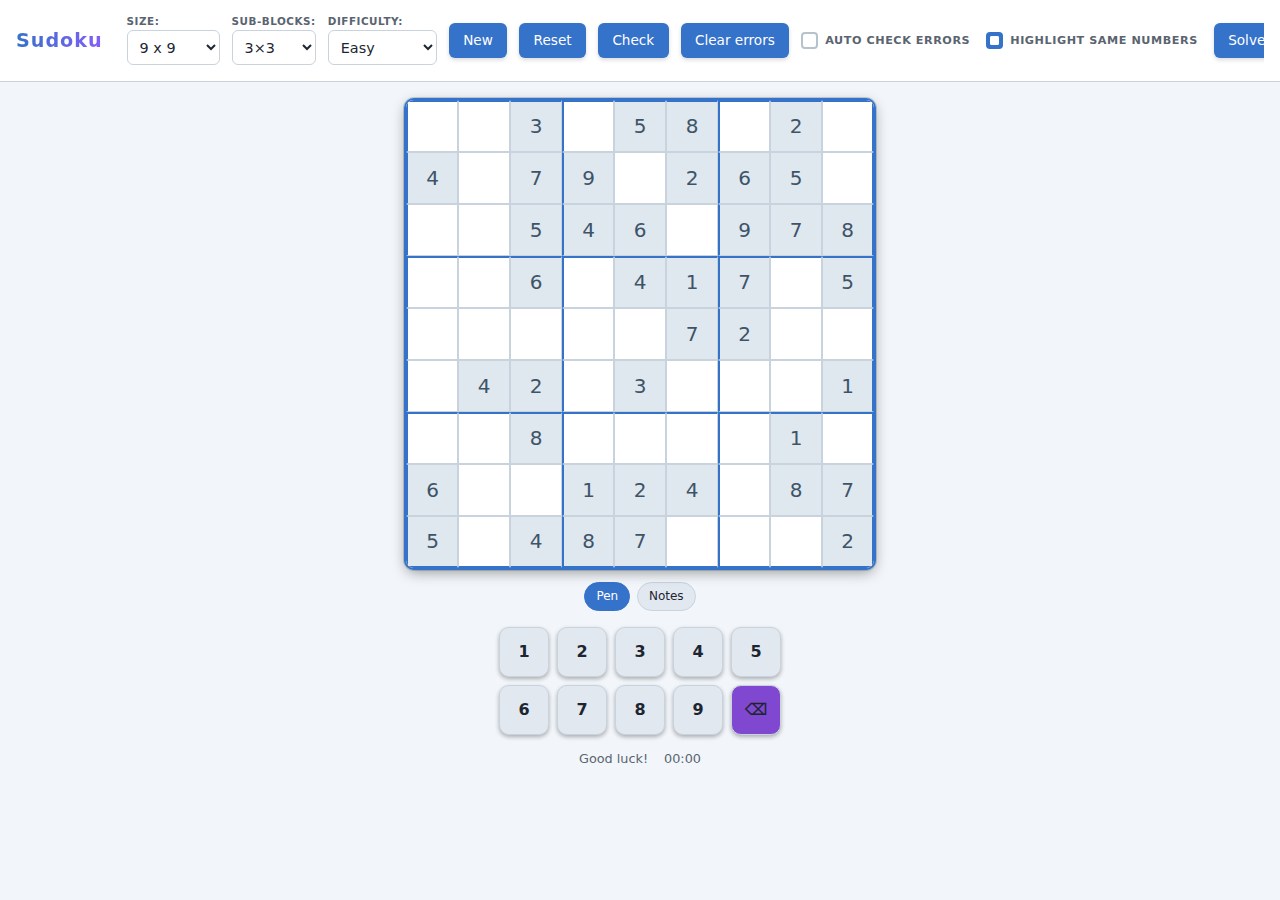
<file: games/sudoku/index.html>
<!DOCTYPE html>
<html lang="de">
<head>
  <meta charset="UTF-8" />
  <meta name="viewport" content="width=device-width,initial-scale=1" />
  <title>Sudoku</title>
  <link rel="stylesheet" href="styles.css" />
</head>
<body>
  <header class="app-header">
    <div class="controls-row">
      <div class="brand"><h1>Sudoku</h1></div>
      <label data-i18n-label="sizeLabel">Größe:
        <select id="sizeSelect">
          <option value="9" selected>9 x 9</option>
          <option value="6">6 x 6</option>
          <option value="4">4 x 4</option>
          <option value="12">12 x 12</option>
        </select>
      </label>
      <label data-i18n-label="subblocksLabel">Unterblöcke:
        <select id="subblockSelect" title="Unterblock (Zeilen x Spalten)">
          <!-- dynamisch gefüllt -->
        </select>
      </label>
      <label data-i18n-label="difficultyLabel">Schwierigkeit:
        <select id="difficultySelect">
          <option value="very-easy" data-i18n="diffVeryEasy">Sehr einfach</option>
          <option value="easy" data-i18n="diffEasy" selected>Einfach</option>
          <option value="medium" data-i18n="diffMedium">Mittel</option>
          <option value="hard" data-i18n="diffHard">Schwer</option>
          <option value="very-hard" data-i18n="diffVeryHard">Sehr schwer</option>
          <option value="custom" data-i18n="diffCustom">Benutzerdefiniert</option>
        </select>
      </label>
      <span id="customDifficultyWrapper" class="hidden">
        <label data-i18n-label="customCluesLabel">Min. Hinweise <input type="number" id="customClues" min="5" value="30" style="width:5rem"></label>
      </span>
      <button id="newBtn" data-i18n="btnNew">Neu</button>
      <button id="resetBtn" data-i18n="btnReset">Zurücksetzen</button>
      <button id="checkBtn" data-i18n="btnCheck">Prüfen</button>
      <button id="cleanErrorsBtn" data-i18n="btnClean" title="Falsche Eingaben löschen">Fehler entfernen</button>
      <label class="inline" data-i18n-wrapper="autoCheck"><input type="checkbox" id="autoCheck" /> <span data-i18n="autoCheckLabel">Fehler automatisch prüfen</span></label>
      <label class="inline" data-i18n-wrapper="highlightSimilar"><input type="checkbox" id="highlightSimilar" checked /> <span data-i18n="highlightSimilarLabel">Gleiche Zahlen hervorheben</span></label>
      <button id="solveBtn" data-i18n="btnSolve" title="(Nur Demo / Debug)">Lösen</button>
  <button id="themeToggle" title="Theme" aria-label="Theme">🌓</button>
  <button id="rulesBtn" aria-label="Rules" class="mini-icon">ⓘ</button>
  <button id="infoBtn" aria-label="Info" class="mini-icon">🔗</button>
  </div>
  </header>

  <main>
    <section class="board-wrapper">
  <noscript>JavaScript ist erforderlich.</noscript>
  <div id="bootWarning" class="hidden" style="max-width:420px;background:#5f2d34;padding:.75rem .9rem;border:1px solid #aa4d58;border-radius:8px;font-size:.75rem;line-height:1.3">Module konnten nicht geladen werden. Öffne die Seite über einen lokalen Server (z.B. <code>python3 -m http.server</code>) statt direkt über das Dateisystem.</div>
  <div id="board" class="board" aria-label="Sudoku Brett"><div class="loading-placeholder">Wird geladen...</div></div>
      <div class="mode-toggle">
  <button id="penModeBtn" class="active" data-i18n="penMode">Stift</button>
  <button id="noteModeBtn" data-i18n="noteMode">Notiz</button>
      </div>
      <div class="number-pad" id="numberPad"></div>
      <div class="info-bar">
  <span id="statusMsg" data-i18n="statusReady">Bereit.</span>
        <span id="timer">00:00</span>
      </div>
    </section>
  </main>
  <script type="module" src="src/main.js"></script>
    <script>setTimeout(()=>{if(!window.__SUDOKU_BOOTED){document.getElementById('bootWarning').classList.remove('hidden');}},500);</script>
</body>
</html>
</file>
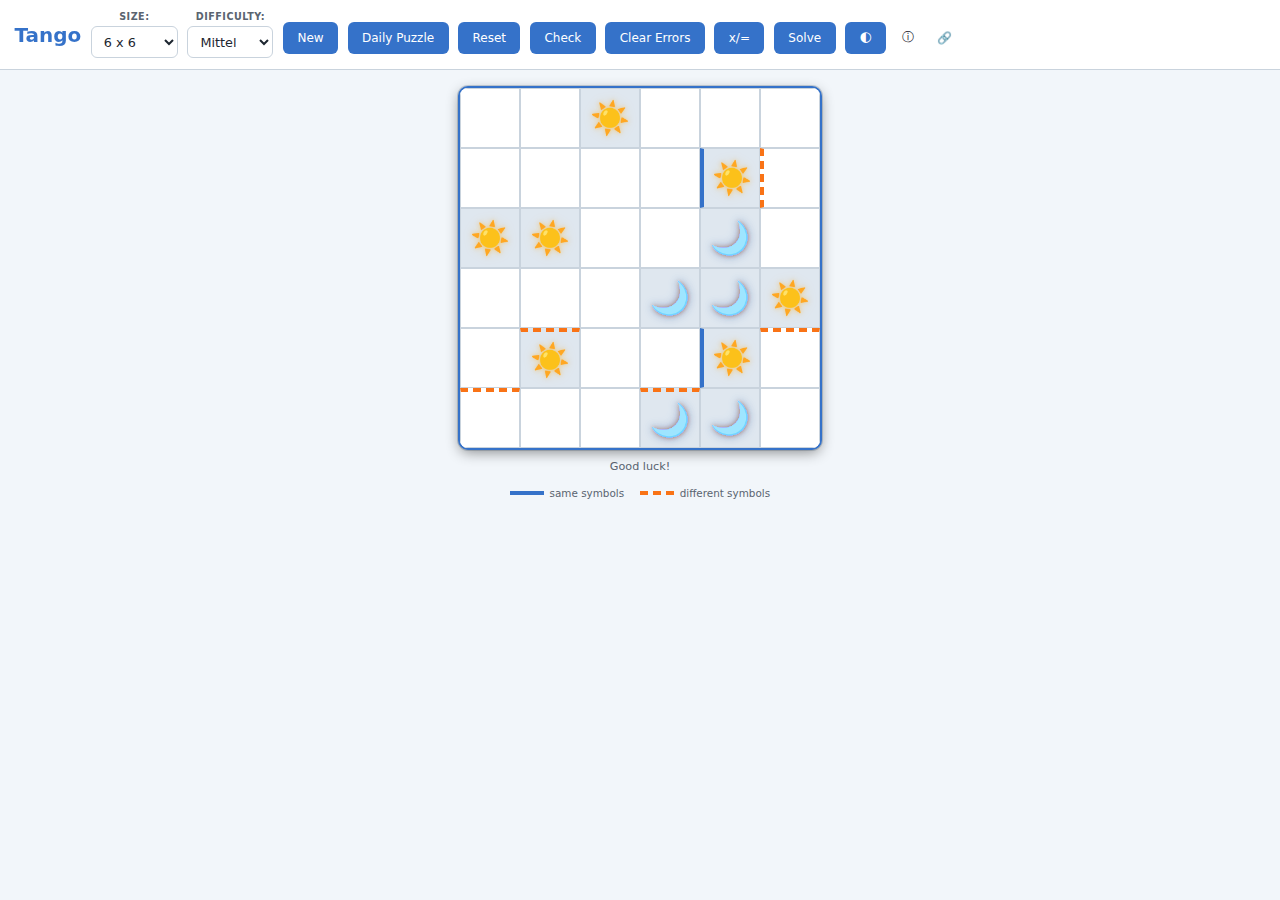
<file: games/tango/index.html>
<!DOCTYPE html>
<html lang="de">
<head>
  <meta charset="UTF-8" />
  <meta name="viewport" content="width=device-width,initial-scale=1" />
  <title>Tango</title>
  <link rel="stylesheet" href="styles.css" />
  <link rel="icon" type="image/svg+xml" href="data:image/svg+xml,%3Csvg xmlns='http://www.w3.org/2000/svg' viewBox='0 0 100 100'%3E%3Ccircle cx='50' cy='50' r='42' fill='%23ffbf38' stroke='%23ff8600' stroke-width='10'/%3E%3C/svg%3E" />
</head>
<body>
  <header class="app-header">
    <div class="controls-row">
      <div class="brand"><h1>Tango</h1></div>
  <label><span data-i18n="label.size">Größe:</span>
        <select id="sizeSelect">
          <option value="4">4 x 4</option>
          <option value="6" selected>6 x 6</option>
          <option value="8">8 x 8</option>
          <option value="10">10 x 10</option>
        </select>
      </label>
  <label><span data-i18n="label.difficulty">Schwierigkeit:</span>
        <select id="difficultySelect">
          <option value="easy">Einfach</option>
          <option value="medium" selected>Mittel</option>
          <option value="hard">Schwer</option>
        </select>
      </label>
  <button id="newBtn" data-i18n="btn.new">Neu</button>
  <button id="dailyBtn" data-i18n="btn.daily">Tägliches Puzzle</button>
  <button id="resetBtn" data-i18n="btn.reset">Zurücksetzen</button>
  <button id="checkBtn" data-i18n="btn.check">Prüfen</button>
  <button id="cleanErrorsBtn" data-i18n="btn.clean">Fehler entfernen</button>
  <button id="constraintStyleBtn" data-i18n="btn.constraints">x/=</button>
  <button id="solveBtn" data-i18n="btn.solve">Lösen</button>
  <button id="themeToggle" aria-label="Theme">🌓</button>
  <button id="rulesBtn" aria-label="Rules">ⓘ</button>
  <button id="infoBtn" aria-label="Info">🔗</button>
    </div>
    <div id="linkBubble" class="link-bubble hidden">
      <div class="lb-row"><span data-i18n="info.link">Puzzle-Link:</span></div>
      <div class="lb-row"><input id="shareLinkInput" readonly /></div>
      <div class="lb-row actions"><button id="copyLinkBtn" data-i18n="btn.copy">Kopieren</button></div>
    </div>
  <div id="rulesBubble" class="rules-bubble hidden" aria-live="polite"></div>
  </header>
  <main>
  <section class="board-wrapper">
  <div id="board" class="board" aria-label="Tango Spielfeld"><div class="loading-placeholder" data-i18n="loading">Wird geladen...</div></div>
      <div class="info-bar">
  <span id="statusMsg" data-i18n="status.ready">Bereit.</span>
      </div>
  <div class="legend-bar" id="legendBar">
        <span><span class="eq-line"></span> = gleich</span>
        <span><span class="neq-line"></span> = unterschiedlich</span>
      </div>
    </section>
  </main>
  <script>window.__TANGO_BOOTED=true;document.documentElement.setAttribute('data-tango-loaded','1');</script>
  <script type="module" src="src/main.js"></script>
</body>
</html>
</file>
<file: calc/styles.css>
:root {
  --bg: #f6f8fb;
  --panel: #ffffff;
  --border: #d9e0ea;
  --text: #10213a;
  --muted: #53637a;
  --accent: #2f7de1;
  --error: #b3272d;
  --line-height: 1.7rem;
}

* {
  box-sizing: border-box;
}

html,
body {
  margin: 0;
  height: 100%;
  background: radial-gradient(1200px 900px at 10% -15%, #e8eef9 0%, var(--bg) 56%, #edf3ff 100%);
  color: var(--text);
  font-family: "Avenir Next", "Segoe UI", sans-serif;
}

.app {
  height: 100%;
  display: grid;
  grid-template-rows: auto 1fr auto;
  gap: 0.8rem;
  padding: 0.9rem;
}

.topbar {
  background: linear-gradient(135deg, #0e2f5c 0%, #2e5fa4 58%, #3f86c9 100%);
  color: #ffffff;
  border-radius: 14px;
  padding: 0.9rem 1rem;
}

.topbar-main {
  display: flex;
  justify-content: space-between;
  align-items: flex-start;
  gap: 0.8rem;
}

.topbar h1 {
  margin: 0;
  font-size: 1.25rem;
}

.topbar p {
  margin: 0.35rem 0 0;
  font-size: 0.92rem;
  opacity: 0.95;
}

.help-wrap {
  position: relative;
  flex: 0 0 auto;
}

.chip-row {
  display: flex;
  align-items: center;
  justify-content: flex-end;
  gap: 0.35rem;
}

.help-chip {
  width: 1.75rem;
  height: 1.75rem;
  border-radius: 999px;
  border: 1px solid rgba(255, 255, 255, 0.52);
  background: rgba(255, 255, 255, 0.14);
  color: #ffffff;
  font-size: 0.95rem;
  font-weight: 700;
  cursor: pointer;
}

.help-chip:hover,
.help-chip:focus-visible {
  background: rgba(255, 255, 255, 0.24);
}

.icon-chip {
  display: inline-flex;
  align-items: center;
  justify-content: center;
}

.icon-chip svg {
  width: 0.92rem;
  height: 0.92rem;
}

.help-popover {
  position: absolute;
  top: calc(100% + 0.45rem);
  right: 0;
  width: min(31rem, calc(100vw - 2rem));
  max-height: min(34rem, 78vh);
  overflow: auto;
  border-radius: 12px;
  border: 1px solid #bad0ed;
  background: #f8fbff;
  color: #173153;
  box-shadow: 0 14px 28px rgba(11, 26, 53, 0.28);
  padding: 0.75rem 0.85rem;
  z-index: 30;
}

.download-popover {
  position: absolute;
  top: calc(100% + 0.45rem);
  right: 4.35rem;
  width: min(15.8rem, calc(100vw - 2rem));
  border-radius: 12px;
  border: 1px solid #bad0ed;
  background: #f8fbff;
  color: #173153;
  box-shadow: 0 14px 28px rgba(11, 26, 53, 0.28);
  padding: 0.7rem;
  z-index: 31;
}

.download-popover h2 {
  margin: 0 0 0.45rem;
  font-size: 0.78rem;
  letter-spacing: 0.02em;
  text-transform: uppercase;
  color: #2d4f7f;
}

.download-option {
  width: 100%;
  border: 1px solid #cad9ee;
  border-radius: 8px;
  padding: 0.46rem 0.52rem;
  text-align: left;
  color: #193963;
  background: #ffffff;
  font-size: 0.83rem;
  font-weight: 600;
  cursor: pointer;
}

.download-option + .download-option {
  margin-top: 0.42rem;
}

.download-option:hover,
.download-option:focus-visible {
  background: #e8f1ff;
}

.settings-popover {
  position: absolute;
  top: calc(100% + 0.45rem);
  right: 2.2rem;
  width: min(21rem, calc(100vw - 2rem));
  border-radius: 12px;
  border: 1px solid #bad0ed;
  background: #f8fbff;
  color: #173153;
  box-shadow: 0 14px 28px rgba(11, 26, 53, 0.28);
  padding: 0.72rem;
  z-index: 31;
}

.settings-popover h2 {
  margin: 0 0 0.45rem;
  font-size: 0.78rem;
  letter-spacing: 0.02em;
  text-transform: uppercase;
  color: #2d4f7f;
}

.settings-group-title {
  margin: 0.65rem 0 0.25rem;
  font-size: 0.72rem;
  letter-spacing: 0.03em;
  text-transform: uppercase;
  color: #46658e;
}

.setting-item {
  display: flex;
  align-items: center;
  justify-content: space-between;
  gap: 0.7rem;
  margin: 0.45rem 0;
}

.setting-label {
  font-size: 0.83rem;
  line-height: 1.2;
  color: #17365e;
}

.setting-note {
  margin: 0.25rem 0 0.55rem;
  font-size: 0.76rem;
  color: #37547b;
}

.setting-select {
  border: 1px solid #c8d7ec;
  border-radius: 8px;
  padding: 0.3rem 0.45rem;
  background: #ffffff;
  color: #143560;
  font-size: 0.82rem;
}

.switch {
  position: relative;
  display: inline-flex;
  width: 2.2rem;
  height: 1.3rem;
}

.switch input {
  opacity: 0;
  width: 0;
  height: 0;
}

.switch-ui {
  position: absolute;
  inset: 0;
  background: #b6c6dd;
  border-radius: 999px;
  transition: background 0.16s ease;
}

.switch-ui::before {
  content: "";
  position: absolute;
  width: 0.95rem;
  height: 0.95rem;
  left: 0.18rem;
  top: 0.17rem;
  border-radius: 50%;
  background: #ffffff;
  box-shadow: 0 1px 4px rgba(13, 30, 56, 0.35);
  transition: transform 0.16s ease;
}

.switch input:checked + .switch-ui {
  background: #2d7de1;
}

.switch input:checked + .switch-ui::before {
  transform: translateX(0.9rem);
}

.switch input:focus-visible + .switch-ui {
  box-shadow: 0 0 0 2px rgba(45, 125, 225, 0.35);
}

.help-popover h2 {
  margin: 0.2rem 0 0.35rem;
  font-size: 0.78rem;
  letter-spacing: 0.02em;
  text-transform: uppercase;
  color: #2d4f7f;
}

.help-popover ul {
  margin: 0 0 0.65rem;
  padding-left: 1.2rem;
}

.help-popover li {
  margin: 0.28rem 0;
  line-height: 1.3;
  font-size: 0.82rem;
}

.help-popover code {
  background: #e5eefb;
  border-radius: 6px;
  padding: 0.04rem 0.28rem;
  font-family: "SF Mono", "Menlo", "Consolas", monospace;
  font-size: 0.77rem;
}

.help-link {
  margin: 0 0 0.65rem;
  font-size: 0.78rem;
  color: #355a89;
}

.help-link a {
  color: #1d68c8;
}

.mathjs-help {
  margin: 0 0 0.65rem;
}

#help-popover .mathjs-help h2,
#help-popover h2:nth-of-type(3) {
  margin-top: 0.55rem;
}

.mathjs-chip {
  display: inline-block;
  margin-right: 0.3rem;
  padding: 0.06rem 0.34rem;
  border-radius: 999px;
  border: 1px solid #9fc2ee;
  background: #e5f0ff;
  color: #245899;
  font-size: 0.7rem;
  font-weight: 700;
  letter-spacing: 0.02em;
  text-transform: uppercase;
}

.demo-btn {
  border: 0;
  border-radius: 8px;
  padding: 0.45rem 0.72rem;
  font-size: 0.82rem;
  font-weight: 700;
  color: #ffffff;
  background: linear-gradient(135deg, #1f6ed5, #3b8de5);
  cursor: pointer;
}

.demo-btn:hover,
.demo-btn:focus-visible {
  filter: brightness(1.06);
}

.resize-float {
  position: fixed;
  top: 0.55rem;
  right: 0.55rem;
  z-index: 55;
  width: 2.05rem;
  height: 2.05rem;
  border: 1px solid rgba(18, 45, 84, 0.26);
  border-radius: 999px;
  background: rgba(242, 247, 255, 0.64);
  color: #14386a;
  display: none;
  align-items: center;
  justify-content: center;
  cursor: pointer;
  backdrop-filter: blur(2px);
}

.resize-float svg {
  width: 1rem;
  height: 1rem;
}

.resize-float:hover,
.resize-float:focus-visible {
  background: rgba(242, 247, 255, 0.88);
}

.workspace {
  min-height: 0;
  display: grid;
  grid-template-columns: 7fr 3fr;
  gap: 0.9rem;
}

.pane {
  min-width: 0;
  min-height: 0;
  background: var(--panel);
  border: 1px solid var(--border);
  border-radius: 14px;
  overflow: hidden;
  display: grid;
  grid-template-rows: auto 1fr;
}

.pane-title {
  padding: 0.65rem 0.85rem;
  border-bottom: 1px solid var(--border);
  font-size: 0.84rem;
  color: var(--muted);
  letter-spacing: 0.02em;
  text-transform: uppercase;
  font-weight: 700;
}

.input-editor {
  display: grid;
  grid-template-columns: auto 1fr;
  width: 100%;
  height: 100%;
  min-height: 0;
  background: #fcfdff;
}

#sheet-input,
#sheet-results,
#sheet-highlight,
.line-number-gutter {
  width: 100%;
  height: 100%;
  margin: 0;
  border: 0;
  outline: none;
  padding: 0.8rem 0.9rem 1rem;
  font: 500 1rem/var(--line-height) "SF Mono", "Menlo", "Consolas", monospace;
  white-space: pre;
  overflow: auto;
}

#sheet-input-line-numbers,
#sheet-result-line-numbers {
  display: none;
}

.editor-content {
  grid-column: 2;
  position: relative;
  min-width: 0;
  min-height: 0;
  height: 100%;
}

.result-editor {
  display: grid;
  grid-template-columns: auto 1fr;
  min-width: 0;
  min-height: 0;
  height: 100%;
  background: #fafcff;
}

#sheet-input {
  position: absolute;
  inset: 0;
  resize: none;
  color: #11233d;
  background: transparent;
  caret-color: var(--accent);
}

#sheet-results {
  grid-column: 2;
  min-height: 0;
  background: #fafcff;
}

.line-number-gutter {
  grid-column: 1;
  width: auto;
  min-width: 3.1rem;
  padding: 0.8rem 0.55rem 1rem 0.35rem;
  color: #7e8da5;
  background: #f3f7ff;
  border-right: 1px solid #d6e0ef;
  text-align: right;
  user-select: none;
  pointer-events: none;
  overflow: hidden;
}

.app.show-line-numbers #sheet-input-line-numbers,
.app.show-line-numbers #sheet-result-line-numbers {
  display: block;
}

#sheet-highlight {
  position: absolute;
  inset: 0;
  pointer-events: none;
  overflow: hidden;
  color: #11233d;
  display: none;
}

.app.syntax-highlight #sheet-highlight {
  display: block;
}

.app.syntax-highlight #sheet-input {
  color: transparent;
  -webkit-text-fill-color: transparent;
}

.app.syntax-highlight #sheet-input::selection {
  background: rgba(42, 116, 204, 0.25);
}

.app.auto-wrap #sheet-input,
.app.auto-wrap #sheet-highlight {
  white-space: pre-wrap;
  word-break: break-word;
  overflow-wrap: anywhere;
  overflow-x: hidden;
}

.hl-comment {
  color: #8c96aa;
}

.hl-operator {
  color: #2460ba;
  font-weight: 600;
}

.hl-number {
  color: #1b7f4f;
}

.hl-boolean {
  color: #7b3ab3;
  font-weight: 600;
}

.hl-ref {
  color: #ac5d0c;
}

.result-line {
  height: var(--line-height);
  line-height: var(--line-height);
  white-space: nowrap;
  overflow: hidden;
  text-overflow: ellipsis;
  color: #2b3b53;
}

.result-line.comment,
.result-line.empty {
  color: #94a2b7;
}

.result-line.error {
  color: var(--error);
}

.hints {
  display: flex;
  flex-wrap: wrap;
  gap: 0.7rem 1rem;
  color: #3e4d63;
  font-size: 0.84rem;
}

.hints code {
  background: #e9effa;
  border-radius: 6px;
  padding: 0.08rem 0.3rem;
  font-family: "SF Mono", "Menlo", "Consolas", monospace;
  font-size: 0.8rem;
}

.app.fullsize {
  grid-template-rows: 1fr;
  gap: 0;
}

.app.fullsize .topbar,
.app.fullsize .hints {
  display: none;
}

.app.fullsize .workspace {
  height: 100%;
}

.app.fullsize .resize-float {
  display: inline-flex;
  opacity: 0.72;
}

@media (max-width: 900px) {
  .app {
    padding: 0.6rem;
  }

  .topbar-main {
    align-items: center;
  }

  .help-popover {
    width: min(31rem, calc(100vw - 1.5rem));
    right: -0.15rem;
    max-height: 70vh;
  }

  .download-popover {
    width: min(15.8rem, calc(100vw - 1.5rem));
    right: 4rem;
  }

  .settings-popover {
    width: min(21rem, calc(100vw - 1.5rem));
    right: 2rem;
  }

  .resize-float {
    top: 0.4rem;
    right: 0.4rem;
  }

  .workspace {
    gap: 0.55rem;
    grid-template-columns: 7fr 3fr;
  }

  #sheet-input,
  #sheet-results,
  #sheet-highlight,
  .line-number-gutter {
    padding: 0.65rem 0.7rem 0.9rem;
    font-size: 0.9rem;
  }

  .hints {
    font-size: 0.78rem;
    gap: 0.55rem 0.8rem;
  }
}
</file>
<file: projektstunden/assets/css/styles.css>
:root {
  --bg: #eef2f7;
  --bg-accent: #f7f9fc;
  --bg-spot: #e6eeff;
  --card: #ffffff;
  --card-soft: #fcfdff;
  --text: #182230;
  --muted: #667085;
  --text-soft: #445368;
  --primary: #1554c0;
  --primary-soft: #e9f1ff;
  --success: #079455;
  --danger: #d92d20;
  --warning: #b54708;
  --border: #d4dbe7;
  --border-soft: #e9edf4;
  --chip-bg: #f6f9ff;
  --chip-border: #d7e2f8;
  --input-bg: #fdfefe;
  --surface-subtle: #f8fbff;
  --shadow: 0 12px 30px rgba(16, 24, 40, 0.08);
  --shadow-soft: 0 2px 10px rgba(16, 24, 40, 0.05);
}

html[data-theme="dark"] {
  --bg: #0f1621;
  --bg-accent: #141c28;
  --bg-spot: #1a2640;
  --card: #111a25;
  --card-soft: #152030;
  --text: #e6edf7;
  --muted: #9dacbf;
  --text-soft: #c5d1e2;
  --primary: #4f8cff;
  --primary-soft: #1d3158;
  --success: #27b26f;
  --danger: #ff6b60;
  --warning: #ffb547;
  --border: #2a3a52;
  --border-soft: #233247;
  --chip-bg: #1a2739;
  --chip-border: #2c3f5c;
  --input-bg: #172232;
  --surface-subtle: #162334;
  --shadow: 0 14px 34px rgba(0, 0, 0, 0.35);
  --shadow-soft: 0 2px 12px rgba(0, 0, 0, 0.25);
}

* {
  box-sizing: border-box;
}

body {
  margin: 0;
  background:
    radial-gradient(circle at top right, var(--bg-spot) 0%, transparent 35%),
    linear-gradient(180deg, var(--bg-accent) 0%, var(--bg) 100%);
  color: var(--text);
  font-family: "Segoe UI", Inter, ui-sans-serif, system-ui, -apple-system, Roboto, Arial, sans-serif;
  line-height: 1.45;
}

.app-shell {
  max-width: 1280px;
  margin: 16px auto 26px;
  padding: 0 18px 30px;
}

.card {
  background: var(--card);
  border: 1px solid var(--border);
  border-radius: 18px;
  box-shadow: var(--shadow);
  padding: 18px;
}

.topbar {
  display: flex;
  justify-content: space-between;
  gap: 18px;
  align-items: center;
  padding: 10px 12px;
  border-radius: 16px;
  backdrop-filter: blur(4px);
}

.topbar-title {
  display: flex;
  flex-direction: column;
  gap: 1px;
}

.brand-row {
  display: flex;
  align-items: center;
  gap: 9px;
}

.app-icon {
  width: 28px;
  height: 28px;
  display: block;
  flex: 0 0 28px;
}

.app-icon img {
  display: block;
  width: 100%;
  height: 100%;
}

.topbar-profile-group {
  display: flex;
  flex-direction: column;
  align-items: flex-end;
}

.theme-switch {
  display: inline-block;
  position: relative;
  width: 54px;
  height: 28px;
  cursor: pointer;
  user-select: none;
}

.theme-floating-toggle {
  position: fixed;
  top: 14px;
  right: 16px;
  z-index: 90;
}

.theme-floating-toggle .theme-switch {
  filter: drop-shadow(0 4px 12px rgba(16, 24, 40, 0.18));
}

.theme-switch input {
  position: absolute;
  opacity: 0;
  width: 1px;
  height: 1px;
  pointer-events: none;
}

.theme-switch-slider {
  width: 100%;
  height: 100%;
  border-radius: 999px;
  position: relative;
  border: 1px solid var(--border);
  background: linear-gradient(180deg, var(--surface-subtle) 0%, var(--card-soft) 100%);
  transition: background 0.2s ease, border-color 0.2s ease;
  display: flex;
  align-items: center;
  justify-content: space-between;
  padding: 0 7px;
}

.theme-switch-slider::after {
  content: "";
  position: absolute;
  top: 2px;
  left: 2px;
  width: 22px;
  height: 22px;
  border-radius: 50%;
  background: var(--card);
  border: 1px solid var(--border-soft);
  box-shadow: var(--shadow-soft);
  transition: transform 0.2s ease;
}

.theme-switch input:checked + .theme-switch-slider {
  background: var(--primary-soft);
  border-color: var(--primary);
}

.theme-switch input:checked + .theme-switch-slider::after {
  transform: translateX(26px);
}

.theme-icon {
  font-size: 0.74rem;
  color: var(--muted);
  z-index: 1;
  transition: color 0.2s ease;
}

.theme-switch input:checked + .theme-switch-slider .theme-icon {
  color: var(--text-soft);
}

.topbar-actions {
  display: flex;
  align-items: center;
  gap: 8px;
}

.topbar-actions .btn {
  padding: 8px 13px;
}

h1, h2, h3 {
  margin: 0;
  font-family: "Avenir Next", "Segoe UI", Inter, ui-sans-serif, system-ui, -apple-system, Roboto, Arial, sans-serif;
}

strong {
  font-weight: 600;
}

h1 {
  font-size: 1.12rem;
  letter-spacing: 0.1px;
  font-weight: 700;
}

h2 {
  font-size: 1.3rem;
}

h3 {
  font-size: 1.05rem;
}

.muted {
  color: var(--muted);
  font-size: 0.82rem;
}

.user-chip {
  display: flex;
  flex-direction: row;
  align-items: center;
  gap: 9px;
  text-align: left;
  background: linear-gradient(180deg, #fbfcff 0%, #f6f9ff 100%);
  border: 1px solid #d7e2f8;
  border-radius: 999px;
  padding: 6px 10px 6px 6px;
  min-width: 320px;
  box-shadow: var(--shadow-soft);
  cursor: pointer;
}

.user-chip:hover {
  border-color: #bfd0f0;
  background: linear-gradient(180deg, #f7faff 0%, #eef5ff 100%);
}

.user-avatar {
  width: 36px;
  height: 36px;
  border-radius: 50%;
  display: grid;
  place-items: center;
  font-size: 0.82rem;
  font-weight: 700;
  color: #123564;
  background: linear-gradient(160deg, #d8e7ff 0%, #bfd6ff 100%);
  border: 1px solid #b9cff7;
}

.user-meta {
  display: flex;
  flex-direction: column;
  gap: 1px;
}

.user-meta strong {
  font-size: 0.9rem;
  font-weight: 600;
  line-height: 1.15;
}

.user-subline {
  display: flex;
  gap: 7px;
  align-items: center;
}

.user-subline span {
  color: #445368;
  font-size: 0.76rem;
  white-space: nowrap;
}


.layout {
  display: grid;
  grid-template-columns: 1.45fr 0.85fr;
  grid-template-areas:
    "form calendar"
    "log quality";
  gap: 20px;
  margin-top: 12px;
  align-items: stretch;
}

.form-card {
  grid-area: form;
}

.calendar-card {
  grid-area: calendar;
  position: relative;
  display: flex;
  flex-direction: column;
}

.section-head {
  display: flex;
  justify-content: space-between;
  align-items: center;
  background: linear-gradient(180deg, var(--card) 0%, var(--card-soft) 100%);
  margin-bottom: 14px;
}

.panel-card {
  border-color: var(--border);
  background: linear-gradient(180deg, var(--card) 0%, var(--card-soft) 100%);
  box-shadow: var(--shadow);
}

.quality-card {
  grid-area: quality;
  gap: 12px;
}

.daily-log-card {
  grid-area: log;
}

.quality-plan-row {
  display: flex;
  gap: 8px;
  margin-top: 8px;
}

.quality-plan-row input {
  flex: 1;
}

.quality-plan-status {
  margin-top: 8px;
}

.quality-main {
  display: flex;
  gap: 24px;
  align-items: center;
  margin-top: 10px;
}

.quality-chart-block {
  display: flex;
  flex-direction: column;
  align-items: center;
  gap: 6px;
}

.quality-chart {
  --quality-progress: 0%;
  width: 116px;
  height: 116px;
  border-radius: 50%;
  background: conic-gradient(var(--primary) 0 var(--quality-progress), var(--border-soft) var(--quality-progress) 100%);
  display: grid;
  place-items: center;
  position: relative;
}

.quality-chart::before {
  content: "";
  width: 80px;
  height: 80px;
  border-radius: 50%;
  background: var(--card);
  box-shadow: inset 0 0 0 1px var(--border-soft);
}

.quality-chart span {
  position: absolute;
  font-size: 1.02rem;
  font-weight: 600;
  color: var(--text);
}

.quality-chart-status.status-green {
  background: conic-gradient(#079455 0 var(--quality-progress), var(--border-soft) var(--quality-progress) 100%);
}

.quality-chart-status.status-yellow {
  background: conic-gradient(#d7a500 0 var(--quality-progress), var(--border-soft) var(--quality-progress) 100%);
}

.quality-chart-status.status-red {
  background: conic-gradient(#d92d20 0 var(--quality-progress), var(--border-soft) var(--quality-progress) 100%);
}

.quality-chart-status.status-neutral {
  background: conic-gradient(#98a2b3 0 var(--quality-progress), var(--border-soft) var(--quality-progress) 100%);
}

.quality-metrics {
  display: grid;
  gap: 10px;
}

.quality-metrics div {
  display: flex;
  flex-direction: column;
  gap: 2px;
}

.quality-metrics strong {
  font-size: 1rem;
}

.quick-favorites {
  margin-bottom: 12px;
}

.favorite-quick-list {
  margin-top: 7px;
  display: flex;
  gap: 8px;
  flex-wrap: wrap;
}

.favorite-chip {
  border: 1px solid var(--chip-border);
  background: var(--chip-bg);
  color: var(--text-soft);
  border-radius: 999px;
  padding: 7px 11px;
  font-size: 0.84rem;
  font-weight: 600;
  cursor: pointer;
}

.favorite-chip.favorite-chip-custom {
  background: var(--favorite-color);
  border-color: color-mix(in srgb, var(--favorite-color) 78%, #a8b4c8 22%);
}

.favorite-chip i {
  margin-right: 5px;
}

.favorite-chip:hover {
  background: var(--primary-soft);
}

.hours-quick-chips {
  display: flex;
  flex-wrap: wrap;
  gap: 6px;
  margin-top: 4px;
}

.hours-chip {
  border: 1px solid var(--chip-border);
  background: var(--chip-bg);
  color: var(--text-soft);
  border-radius: 999px;
  padding: 4px 10px;
  font-size: 0.8rem;
  font-weight: 600;
  cursor: pointer;
}

.hours-chip:hover {
  background: var(--primary-soft);
}

.comment-suggestion-box {
  border: 1px solid var(--border-soft);
  border-radius: 10px;
  background: var(--card);
  box-shadow: var(--shadow-soft);
  margin-top: 6px;
  max-height: 180px;
  overflow: auto;
}

.comment-suggestion-item {
  width: 100%;
  text-align: left;
  border: 0;
  background: transparent;
  color: var(--text);
  font-weight: 500;
  font-size: 0.88rem;
  line-height: 1.3;
  padding: 7px 10px;
  cursor: pointer;
}

.comment-suggestion-item:hover {
  background: var(--surface-subtle);
}

.comment-suggestion-item + .comment-suggestion-item {
  border-top: 1px solid var(--border-soft);
}

.inline-stats {
  display: flex;
  gap: 28px;
}

.inline-stats div {
  display: flex;
  flex-direction: column;
  text-align: right;
}

.log-form {
  display: flex;
  flex-direction: column;
  gap: 16px;
}

.form-grid {
  display: grid;
  grid-template-columns: 1fr 1fr;
  gap: 14px;
}

.form-grid.compact {
  gap: 10px;
}

.full-width {
  grid-column: 1 / -1;
}

label {
  display: flex;
  flex-direction: column;
  gap: 7px;
  font-weight: 600;
  font-size: 0.92rem;
  color: var(--text-soft);
}

input,
select,
textarea,
button {
  font: inherit;
  color: inherit;
}

input,
select,
textarea {
  border: 1px solid var(--border-soft);
  border-radius: 12px;
  padding: 11px 13px;
  background: var(--input-bg);
  color: var(--text);
  transition: border-color 0.18s ease, box-shadow 0.18s ease, transform 0.12s ease;
}

input:focus,
select:focus,
textarea:focus {
  outline: 3px solid var(--primary-soft);
  border-color: var(--primary);
  box-shadow: 0 0 0 1px rgba(21, 84, 192, 0.05);
}

small {
  color: var(--muted);
  font-weight: 500;
}

.form-actions {
  display: flex;
  gap: 11px;
  align-items: center;
  flex-wrap: wrap;
}

.btn {
  border: none;
  border-radius: 11px;
  padding: 10px 15px;
  font-weight: 600;
  cursor: pointer;
  transition: transform 0.14s ease, box-shadow 0.16s ease, filter 0.16s ease;
}

.btn:hover {
  transform: translateY(-1px);
}

.btn:disabled {
  opacity: 0.5;
  cursor: not-allowed;
}

.btn-primary {
  background: linear-gradient(180deg, #1a61d8 0%, var(--primary) 100%);
  color: white;
  box-shadow: 0 8px 18px rgba(21, 84, 192, 0.26);
}

.btn-secondary {
  background: var(--surface-subtle);
  color: var(--text);
  border: 1px solid var(--border);
}

.btn-secondary:hover {
  background: var(--primary-soft);
}

.btn-ghost {
  background: transparent;
  border: 1px solid var(--border);
  color: var(--text);
}

.btn-ghost:hover {
  background: var(--surface-subtle);
}

.label-with-tag {
  display: flex;
  justify-content: space-between;
  align-items: center;
}

.tag {
  font-size: 0.75rem;
  border-radius: 999px;
  padding: 4px 9px;
  font-weight: 600;
}

.tag.optional {
  background: color-mix(in srgb, var(--surface-subtle) 82%, var(--primary-soft) 18%);
  color: color-mix(in srgb, var(--text-soft) 92%, var(--text) 8%);
  border: 1px solid color-mix(in srgb, var(--chip-border) 82%, var(--border) 18%);
}

.tag.required {
  background: #fff4eb;
  color: var(--warning);
}

.rule-banner {
  border-radius: 12px;
  border: 1px solid;
  padding: 12px 13px;
  margin-bottom: 14px;
  font-size: 0.92rem;
  font-weight: 400;
  line-height: 1.45;
}

.rule-banner strong {
  font-weight: 600;
}

.rule-banner.info {
  background: #f2f4f7;
  border-color: #d0d5dd;
  color: #344054;
}

.rule-banner.warning {
  background: #fff8eb;
  border-color: #fedf89;
  color: var(--warning);
}

.rule-banner.error {
  background: #fff0ef;
  border-color: #fecdca;
  color: var(--danger);
}

.entry-list {
  min-height: 150px;
  margin-top: 10px;
  display: grid;
  gap: 12px;
}

.entry-card {
  border: 1px solid var(--border-soft);
  border-radius: 14px;
  padding: 12px;
  background: var(--card-soft);
  box-shadow: 0 4px 12px rgba(16, 24, 40, 0.04);
}

.entry-card-head {
  display: flex;
  align-items: flex-start;
  justify-content: space-between;
  gap: 12px;
}

.hours-badge {
  background: var(--primary-soft);
  color: var(--text-soft);
  border: 1px solid var(--chip-border);
  border-radius: 999px;
  font-weight: 600;
  font-size: 0.84rem;
  padding: 5px 10px;
  white-space: nowrap;
}

.entry-comment {
  margin-top: 9px;
  padding: 9px 10px;
  border-radius: 10px;
  background: var(--surface-subtle);
  border: 1px solid var(--border-soft);
  color: var(--text-soft);
}

.entry-inline-banner {
  margin-top: 10px;
  border-radius: 10px;
  border: 1px solid;
  padding: 9px 10px;
  font-size: 0.88rem;
  line-height: 1.35;
}

.entry-inline-banner.info {
  background: #f2f4f7;
  border-color: #d0d5dd;
  color: #344054;
}

.entry-inline-banner.warning {
  background: #fff8eb;
  border-color: #fedf89;
  color: var(--warning);
}

.entry-table {
  width: 100%;
  border-collapse: collapse;
}

.entry-table th,
.entry-table td {
  text-align: left;
  padding: 11px 8px;
  border-bottom: 1px solid var(--border-soft);
  vertical-align: top;
}

.entry-table th {
  color: var(--muted);
  font-size: 0.82rem;
  text-transform: uppercase;
  letter-spacing: 0.04em;
  font-weight: 700;
}

.entry-table tbody tr:hover {
  background: var(--surface-subtle);
}

.entry-actions {
  display: flex;
  gap: 8px;
  margin-top: 10px;
}

.calendar-head {
  display: flex;
  justify-content: space-between;
  align-items: center;
  margin-bottom: 10px;
  padding-bottom: 8px;
  border-bottom: 1px solid var(--border-soft);
}

.calendar-nav-group {
  display: flex;
  align-items: center;
  gap: 8px;
}

.icon-btn {
  border: 1px solid var(--border);
  background: var(--card);
  border-radius: 10px;
  width: 34px;
  height: 34px;
  cursor: pointer;
  transition: background 0.16s ease, transform 0.14s ease;
}

.icon-btn:hover {
  background: var(--surface-subtle);
  transform: translateY(-1px);
}

.weekdays,
.calendar-grid {
  display: grid;
  grid-template-columns: repeat(7, minmax(0, 1fr));
  gap: 6px;
}

.weekdays {
  margin-bottom: 10px;
  color: var(--muted);
  font-size: 0.85rem;
  font-weight: 700;
}

.day-cell {
  border: 1px solid var(--border);
  border-radius: 10px;
  min-height: 66px;
  background: var(--card);
  color: var(--text);
  padding: 8px;
  display: flex;
  flex-direction: column;
  justify-content: space-between;
  align-items: flex-start;
  cursor: pointer;
}

.day-cell.selected {
  border-color: var(--primary);
  box-shadow: inset 0 0 0 1px var(--primary);
}

.day-cell.today {
  background: var(--primary-soft);
}

.day-cell.empty {
  opacity: 0;
  pointer-events: none;
}

.day-cell.outside-month {
  opacity: 0.7;
  color: var(--muted);
  background: var(--surface-subtle);
}

.day-cell.free-day {
  background: var(--surface-subtle);
  color: var(--muted);
  border-style: dashed;
}

.day-cell.free-day .dot {
  background: var(--muted);
  position: relative;
  border: 0;
  overflow: hidden;
}

.day-cell.free-day .dot::after {
  content: "";
  position: absolute;
  left: 50%;
  top: 50%;
  width: 8px;
  height: 1px;
  background: #ffffff;
  transform: translate(-50%, -50%) rotate(-45deg);
  transform-origin: center;
  border-radius: 999px;
}

.day-cell.manual-free::after {
  content: "Frei";
  position: absolute;
  left: 10px;
  top: 29px;
  font-size: 0.58rem;
  font-weight: 500;
  color: var(--muted);
}

.day-cell {
  position: relative;
}

.dot {
  width: 8px;
  height: 8px;
  border-radius: 50%;
  display: inline-block;
}

.dot-gray {
  background: #ffffff;
  border: 1px solid #98a2b3;
}

.dot-green {
  background: #1fd67b;
}

.today-outline {
  width: 10px;
  height: 10px;
  border: 2px solid var(--primary);
  border-radius: 50%;
  display: inline-block;
}

.legend {
  display: flex;
  flex-wrap: wrap;
  gap: 12px;
  margin: 14px 0 0;
  color: var(--muted);
  font-size: 0.82rem;
  padding-top: 8px;
  border-top: 1px solid var(--border-soft);
}

.calendar-quality-inline {
  margin-top: 10px;
  border: 1px solid var(--border-soft);
  border-radius: 12px;
  background: var(--surface-subtle);
  padding: 8px 10px;
  display: flex;
  align-items: center;
  justify-content: space-between;
  gap: 8px;
}

.calendar-quality-inline strong {
  font-size: 1rem;
}

.calendar-quality-inline span:last-child {
  color: var(--text-soft);
  font-size: 0.82rem;
}

.calendar-day-popover {
  position: fixed;
  z-index: 60;
  width: min(280px, calc(100vw - 24px));
  background: var(--card);
  border: 1px solid var(--border);
  border-radius: 14px;
  box-shadow: 0 16px 34px rgba(16, 24, 40, 0.16);
  padding: 10px 11px;
  pointer-events: none;
}

.calendar-popover-head {
  font-weight: 700;
  color: var(--text);
  margin-bottom: 8px;
}

.calendar-popover-list {
  margin: 0;
  padding: 0;
  list-style: none;
  display: grid;
  gap: 6px;
}

.calendar-popover-list li {
  display: flex;
  justify-content: space-between;
  gap: 8px;
  padding: 4px 0;
  border-bottom: 1px solid var(--border-soft);
  font-size: 0.86rem;
}

.calendar-popover-list li.empty {
  border-bottom: 0;
  color: var(--muted);
}

.calendar-popover-footer {
  margin-top: 8px;
  display: flex;
  gap: 10px;
  flex-wrap: wrap;
}

.popover-stat {
  background: var(--surface-subtle);
  border: 1px solid var(--border-soft);
  border-radius: 10px;
  padding: 6px 8px;
  display: flex;
  flex-direction: column;
  min-width: 90px;
}

.popover-stat span {
  color: var(--muted);
  font-size: 0.74rem;
}

.popover-stat strong {
  color: var(--text);
  font-size: 0.9rem;
}

.undo-toast {
  position: fixed;
  left: 50%;
  bottom: 18px;
  transform: translateX(-50%);
  z-index: 70;
  display: flex;
  align-items: center;
  gap: 10px;
  background: #1f2a3d;
  color: #f8fbff;
  border-radius: 12px;
  padding: 10px 12px;
  box-shadow: 0 14px 28px rgba(16, 24, 40, 0.3);
}

.undo-toast .btn-ghost {
  color: #f8fbff;
  border-color: rgba(255, 255, 255, 0.35);
}

.undo-toast .icon-btn {
  border-color: rgba(255, 255, 255, 0.35);
  background: transparent;
  color: #f8fbff;
}

.popover {
  position: fixed;
  inset: 0;
  background: rgba(15, 23, 42, 0.35);
  display: flex;
  justify-content: center;
  align-items: center;
  z-index: 20;
}

.popover-card {
  background: var(--card);
  border-radius: 18px;
  border: 1px solid var(--border);
  width: min(760px, calc(100% - 32px));
  padding: 18px;
  box-shadow: var(--shadow);
}

.popover-head {
  display: flex;
  justify-content: space-between;
  align-items: center;
  margin-bottom: 12px;
}

.popover-list {
  display: flex;
  flex-direction: column;
  gap: 9px;
  max-height: 320px;
  overflow: auto;
}

.notification-update-card {
  border: 1px solid var(--border-soft);
  border-radius: 12px;
  background: var(--card-soft);
  padding: 10px 11px;
  margin-bottom: 12px;
}

.notification-update-card h4 {
  margin: 0 0 8px;
  font-size: 0.95rem;
}

.notification-update-subtitle {
  margin: 8px 0 0;
  font-weight: 600;
}

.notification-update-list {
  margin: 8px 0 0;
  padding-left: 18px;
  display: grid;
  gap: 4px;
}

.duplicate-entry-preview {
  margin: 10px 0 14px;
}

.duplicate-entry-card {
  border: 1px solid var(--border-soft);
  border-radius: 12px;
  background: var(--card-soft);
  padding: 10px 11px;
  display: grid;
  gap: 9px;
}

.duplicate-entry-head {
  display: flex;
  align-items: flex-start;
  justify-content: space-between;
  gap: 10px;
}

.duplicate-current-hours {
  border: 1px solid var(--chip-border);
  background: var(--primary-soft);
  color: var(--text-soft);
  border-radius: 999px;
  padding: 4px 9px;
  font-size: 0.82rem;
  font-weight: 600;
  white-space: nowrap;
}

.duplicate-entry-impact {
  display: flex;
  align-items: center;
  gap: 9px;
}

.duplicate-delta-chip {
  border: 1px solid #afd8c2;
  background: #eafaf1;
  color: #11633e;
  border-radius: 999px;
  padding: 4px 9px;
  font-size: 0.82rem;
  font-weight: 700;
  white-space: nowrap;
}

.fav-row {
  display: flex;
  justify-content: space-between;
  border: 1px solid var(--border-soft);
  border-radius: 12px;
  padding: 10px 11px;
  gap: 8px;
  align-items: center;
  background: var(--card-soft);
  cursor: pointer;
}

.fav-row:hover {
  border-color: var(--border);
  background: var(--surface-subtle);
}

.fav-row-main {
  min-width: 0;
}

.fav-row-main strong i {
  margin-right: 5px;
}

.fav-config {
  display: flex;
  gap: 7px;
  align-items: center;
}

.fav-order-actions {
  display: flex;
  gap: 6px;
}

.fav-order-actions .icon-btn {
  width: 30px;
  height: 30px;
}

.favorite-suggestions-section {
  border: 1px dashed var(--border-soft);
  border-radius: 12px;
  padding: 9px 10px;
  margin-bottom: 12px;
  background: var(--card-soft);
}

.favorite-suggestions-list {
  display: grid;
  gap: 7px;
  margin-top: 6px;
}

.favorite-suggestion-row {
  display: flex;
  justify-content: space-between;
  align-items: center;
  gap: 8px;
  border: 1px solid var(--border-soft);
  border-radius: 10px;
  padding: 7px 8px;
  background: var(--card);
}

.color-picker-trigger {
  width: 34px;
  height: 34px;
  border-radius: 10px;
  border: 1px solid var(--border);
  background: var(--favorite-color);
  cursor: pointer;
}

.fav-config select {
  min-width: 92px;
  padding: 7px 9px;
  border-radius: 10px;
  font-size: 0.82rem;
}

.favorite-color-picker {
  position: fixed;
  z-index: 50;
  background: var(--card);
  border: 1px solid var(--border);
  border-radius: 12px;
  box-shadow: 0 12px 24px rgba(16, 24, 40, 0.14);
  padding: 8px;
  width: 172px;
  display: grid;
  grid-template-columns: repeat(4, 1fr);
  gap: 6px;
}

.color-swatch {
  position: relative;
  width: 34px;
  height: 34px;
  border-radius: 8px;
  border: 1px solid var(--border);
  background: var(--swatch);
  cursor: pointer;
}

.color-swatch::after {
  content: attr(data-color-name);
  position: absolute;
  left: 50%;
  bottom: calc(100% + 8px);
  transform: translate(-50%, 4px);
  padding: 3px 7px;
  border-radius: 7px;
  background: var(--text);
  color: var(--card);
  font-size: 0.7rem;
  font-weight: 600;
  line-height: 1.1;
  white-space: nowrap;
  pointer-events: none;
  box-shadow: 0 8px 18px rgba(16, 24, 40, 0.18);
  opacity: 0;
  visibility: hidden;
  transition: opacity 0.12s ease, transform 0.12s ease, visibility 0s linear 0.12s;
}

.color-swatch:hover,
.color-swatch:focus-visible {
  z-index: 2;
}

.color-swatch:hover::after,
.color-swatch:focus-visible::after {
  opacity: 1;
  visibility: visible;
  transform: translate(-50%, 0);
  transition-delay: 0.75s, 0.75s, 0.75s;
}

.settings-card {
  width: min(720px, calc(100% - 32px));
}

.favorites-card {
  width: min(940px, calc(100% - 32px));
}

.settings-section {
  border: 1px solid var(--border-soft);
  border-radius: 12px;
  padding: 12px;
  background: var(--card-soft);
  margin-bottom: 12px;
}

.settings-section h4 {
  margin: 0 0 4px;
  font-size: 0.96rem;
}

.settings-section-debug {
  border-style: dashed;
}

.settings-debug-head {
  display: flex;
  justify-content: space-between;
  align-items: center;
  gap: 8px;
  margin-bottom: 4px;
}

.settings-debug-head h4 {
  display: inline-flex;
  align-items: center;
  gap: 7px;
}

.settings-debug-badge {
  display: inline-flex;
  align-items: center;
  border: 1px dashed var(--warning);
  color: var(--warning);
  background: color-mix(in srgb, var(--warning) 12%, transparent);
  border-radius: 999px;
  font-size: 0.72rem;
  font-weight: 700;
  padding: 3px 8px;
}

.settings-debug-actions {
  display: grid;
  grid-template-columns: repeat(2, minmax(0, 1fr));
  gap: 10px;
}

.settings-debug-actions .btn {
  width: 100%;
  justify-content: flex-start;
}

.settings-debug-controller-btn {
  grid-column: 1 / -1;
}

.fav-add-row {
  display: flex;
  gap: 9px;
  margin-bottom: 12px;
}

.hidden {
  display: none !important;
}

.notice-empty {
  color: var(--muted);
  border: 1px dashed var(--border);
  border-radius: 12px;
  padding: 12px;
  background: var(--card-soft);
}

.report-preview {
  margin: 14px 0 12px;
  border: 1px solid var(--border-soft);
  border-radius: 12px;
  background: var(--card-soft);
  padding: 10px;
  max-height: 330px;
  overflow: auto;
}

.report-quality-summary {
  margin-top: 12px;
  border: 1px solid var(--border-soft);
  border-radius: 12px;
  background: var(--surface-subtle);
  padding: 10px;
  display: grid;
  grid-template-columns: repeat(3, minmax(0, 1fr));
  gap: 10px;
}

.report-month-picker {
  display: grid;
  grid-template-columns: 1.5fr 1fr;
  gap: 8px;
}

.report-month-picker select {
  width: 100%;
}

.controller-dashboard {
  display: none;
  margin-top: 0;
}

.controller-dashboard-head {
  display: flex;
  justify-content: space-between;
  align-items: center;
  gap: 10px;
  margin-bottom: 12px;
}

.controller-dashboard-head h3 {
  margin: 0;
}

.controller-range-actions {
  display: grid;
  grid-template-columns: repeat(3, minmax(0, 1fr));
  gap: 10px;
  margin-bottom: 12px;
}

.controller-section-block {
  margin-top: 12px;
}

.controller-export-actions {
  display: flex;
  gap: 8px;
  flex-wrap: wrap;
  justify-content: flex-end;
}

.controller-kpis {
  display: grid;
  grid-template-columns: repeat(4, minmax(0, 1fr));
  gap: 10px;
  margin-bottom: 12px;
}

.controller-kpi {
  border: 1px solid var(--border-soft);
  border-radius: 12px;
  padding: 10px;
  background: var(--card-soft);
  display: grid;
  gap: 3px;
}

.controller-kpi strong {
  font-size: 1.08rem;
}

.controller-chart-grid {
  display: grid;
  grid-template-columns: repeat(2, minmax(0, 1fr));
  gap: 12px;
  margin-bottom: 12px;
}

.controller-chart-card {
  border: 1px solid var(--border-soft);
  border-radius: 12px;
  background: var(--card-soft);
  padding: 10px;
}

.controller-chart-card h4 {
  margin: 0 0 8px;
  font-size: 0.92rem;
}

.controller-bars {
  display: grid;
  gap: 8px;
}

.controller-bar-row {
  display: grid;
  grid-template-columns: 130px minmax(0, 1fr) 84px;
  gap: 8px;
  align-items: center;
}

.controller-bar-label,
.controller-bar-value {
  font-size: 0.78rem;
  color: var(--muted);
}

.controller-bar-track {
  width: 100%;
  height: 10px;
  border-radius: 999px;
  background: var(--surface-subtle);
  border: 1px solid var(--border-soft);
  overflow: hidden;
}

.controller-bar-fill {
  height: 100%;
  border-radius: 999px;
  background: linear-gradient(90deg, var(--primary-soft) 0%, var(--primary) 100%);
}

.controller-table-wrap,
.controller-pivot-wrap {
  border: 1px solid var(--border-soft);
  border-radius: 12px;
  background: var(--card-soft);
  padding: 10px;
  margin-top: 12px;
  max-height: 360px;
  overflow: auto;
}

.controller-pivot-wrap {
  max-height: 780px;
}

.controller-quality-wrap,
.controller-rules-wrap {
  border: 1px solid var(--border-soft);
  border-radius: 12px;
  background: var(--card-soft);
  padding: 10px;
  margin-bottom: 12px;
}

.controller-quality-wrap h4,
.controller-rules-wrap h4 {
  margin: 0 0 8px;
  font-size: 0.92rem;
}

.controller-rules-filters {
  display: grid;
  grid-template-columns: repeat(2, minmax(0, 1fr));
  gap: 10px;
  margin-bottom: 12px;
}

.controller-rules-actions {
  display: grid;
  grid-template-columns: minmax(0, 1fr);
  gap: 6px;
}

.controller-rules-actions .btn {
  width: 100%;
  justify-content: flex-start;
}

.controller-rebook-select {
  width: 100%;
}

.controller-table-wrap h4,
.controller-pivot-wrap h4 {
  margin: 0 0 8px;
  font-size: 0.92rem;
}

.controller-sidebar-actions {
  display: none;
  flex-direction: column;
  gap: 8px;
}

.catalyst-app .catalyst-nav-btn.controller-nav-active {
  background: var(--surface-subtle);
  border-color: var(--catalyst-border-soft);
}

.catalyst-app.controller-mode .catalyst-main-layout {
  display: block;
  padding: 14px;
}

.catalyst-app.controller-mode .form-card,
.catalyst-app.controller-mode .calendar-card,
.catalyst-app.controller-mode .daily-log-card,
.catalyst-app.controller-mode .quality-card {
  display: none;
}

.catalyst-app.controller-mode .controller-dashboard {
  display: block;
}

.catalyst-app.controller-mode .catalyst-sidebar-actions {
  display: flex;
}

.catalyst-app.controller-mode #openFavoritesBtn,
.catalyst-app.controller-mode #openBookingHintsBtn,
.catalyst-app.controller-mode #openReportBtn {
  display: none;
}

.catalyst-app.controller-mode .controller-sidebar-actions {
  display: flex;
}

.report-quality-item {
  padding: 8px 10px;
  border-radius: 10px;
  background: var(--card);
  border: 1px solid var(--border-soft);
  display: flex;
  flex-direction: column;
  gap: 3px;
}

.report-meta {
  margin: 2px 2px 8px;
}

.report-table {
  margin-top: 0;
}

.pivot-group-row {
  background: var(--surface-subtle);
}

.pivot-child-row td:nth-child(2) {
  padding-left: 20px;
}

.pivot-total-row {
  background: var(--primary-soft);
}

html[data-theme="dark"] .user-chip {
  background: linear-gradient(180deg, #172436 0%, #1b2a3e 100%);
  border-color: #2d4261;
}

html[data-theme="dark"] .theme-switch {
  color: var(--text-soft);
}

html[data-theme="dark"] .theme-floating-toggle .theme-switch {
  filter: drop-shadow(0 6px 14px rgba(0, 0, 0, 0.35));
}

html[data-theme="dark"] .user-chip:hover {
  border-color: #3b5680;
  background: linear-gradient(180deg, #1b2a3e 0%, #21344d 100%);
}

html[data-theme="dark"] .user-avatar {
  color: #e6edf7;
  background: linear-gradient(160deg, #2a4670 0%, #355889 100%);
  border-color: #4c6f9f;
}

html[data-theme="dark"] .user-subline span {
  color: var(--text-soft);
}

html[data-theme="dark"] .tag.required {
  background: #3e2d14;
}

html[data-theme="dark"] .rule-banner.info,
html[data-theme="dark"] .entry-inline-banner.info {
  background: #202e40;
  border-color: #314965;
  color: #c9d6e8;
}

html[data-theme="dark"] .rule-banner.warning,
html[data-theme="dark"] .entry-inline-banner.warning {
  background: #3f3119;
  border-color: #6c552b;
}

html[data-theme="dark"] .rule-banner.error {
  background: #432423;
  border-color: #7f3f3d;
}

html[data-theme="dark"] .day-cell.free-day {
  background: #1a2636;
}

html[data-theme="dark"] .day-cell.today {
  color: #edf3ff;
}

html[data-theme="dark"] .btn-ghost {
  border-color: #3a4f6d;
  color: #e6edf7;
}

html[data-theme="dark"] .btn-ghost:hover {
  background: #1d2a3d;
}

html[data-theme="dark"] .favorite-chip {
  color: var(--text-soft);
}

html[data-theme="dark"] .favorite-chip.favorite-chip-custom {
  color: color-mix(in srgb, var(--favorite-color) 14%, #112033 86%);
}

html[data-theme="dark"] .duplicate-entry-card {
  background: color-mix(in srgb, var(--card-soft) 88%, var(--bg) 12%);
  border-color: #314965;
}

html[data-theme="dark"] .duplicate-current-hours {
  background: #1f3150;
  border-color: #385b90;
  color: #dbe8ff;
}

html[data-theme="dark"] .duplicate-delta-chip {
  background: #1f3a2b;
  border-color: #2f6a4c;
  color: #bdeccb;
}

html[data-theme="dark"] .popover {
  background: rgba(0, 0, 0, 0.5);
}

html[data-theme="dark"] .undo-toast {
  background: #0d1420;
  color: #dce6f3;
}

@media (max-width: 980px) {
  .layout {
    grid-template-columns: 1fr;
    grid-template-areas:
      "form"
      "calendar"
      "quality"
      "log";
  }

  .form-grid {
    grid-template-columns: 1fr;
  }

  .user-chip {
    min-width: auto;
    text-align: left;
    flex-wrap: wrap;
    border-radius: 12px;
    padding: 8px;
  }

  .topbar {
    flex-direction: column;
    align-items: flex-start;
  }

  .topbar-profile-group {
    width: 100%;
    align-items: flex-start;
  }

  .user-subline {
    flex-wrap: wrap;
    gap: 5px;
  }

  .theme-floating-toggle {
    top: 10px;
    right: 10px;
  }

  .topbar-actions {
    width: 100%;
    justify-content: center;
  }

  .topbar-actions .btn {
    flex: 1;
  }

  .entry-card-head {
    flex-direction: column;
    align-items: flex-start;
  }

  .quality-main {
    flex-direction: column;
    align-items: flex-start;
  }

  .report-quality-summary {
    grid-template-columns: 1fr;
  }

  .settings-debug-actions {
    grid-template-columns: 1fr;
  }

  .controller-range-actions,
  .controller-kpis,
  .controller-chart-grid {
    grid-template-columns: 1fr;
  }

  .controller-rules-filters {
    grid-template-columns: 1fr;
  }

  .controller-export-actions {
    justify-content: flex-start;
  }

  .controller-bar-row {
    grid-template-columns: 1fr;
    gap: 5px;
  }
}

:root {
  --catalyst-bg: var(--bg);
  --catalyst-surface: var(--card);
  --catalyst-surface-soft: var(--card-soft);
  --catalyst-text: var(--text);
  --catalyst-text-muted: var(--muted);
  --catalyst-border: var(--border);
  --catalyst-border-soft: var(--border-soft);
  --catalyst-primary: var(--primary);
  --catalyst-primary-soft: var(--primary-soft);
  --catalyst-shadow: var(--shadow);
  --catalyst-shadow-soft: var(--shadow-soft);
  --catalyst-radius-lg: 16px;
  --catalyst-radius-md: 12px;
  --catalyst-radius-sm: 10px;
  --catalyst-space-sm: 10px;
  --catalyst-space-md: 14px;
  --catalyst-space-lg: 18px;
}

.catalyst-app {
  color: var(--catalyst-text);
  background-color: var(--catalyst-bg);
}

.catalyst-app .catalyst-layout {
  display: grid;
  grid-template-columns: 272px minmax(0, 1fr);
  gap: 0;
  align-items: stretch;
  max-width: none;
  margin: 0;
  padding: 0;
}

.catalyst-app .catalyst-sidebar {
  background: var(--catalyst-surface);
  border-right: 1px solid var(--catalyst-border-soft);
  position: sticky;
  top: 0;
  height: 100vh;
  display: flex;
  flex-direction: column;
  overflow: hidden;
}

.catalyst-app .catalyst-sidebar-header,
.catalyst-app .catalyst-sidebar-body,
.catalyst-app .catalyst-sidebar-footer {
  padding-inline: 14px;
}

.catalyst-app .catalyst-sidebar-header {
  padding-top: 16px;
  padding-bottom: 12px;
  border-bottom: 1px solid var(--catalyst-border-soft);
}

.catalyst-app .catalyst-sidebar-brand h1 {
  font-size: 1.02rem;
}

.catalyst-app .catalyst-sidebar-body {
  flex: 1;
  display: flex;
  flex-direction: column;
  gap: 10px;
  padding-top: 12px;
  padding-bottom: 12px;
}

.catalyst-app .catalyst-sidebar-spacer {
  flex: 1;
}

.catalyst-app .catalyst-sidebar-actions {
  display: flex;
  flex-direction: column;
  gap: 8px;
}

.catalyst-app .catalyst-theme-toggle {
  display: flex;
  align-items: center;
  gap: 0;
  justify-content: flex-start;
  padding: 2px 0 6px 36px;
}

.catalyst-app .catalyst-notification-btn {
  position: relative;
  width: 34px;
  height: 34px;
  min-height: 34px;
  padding: 0;
  margin-left: auto;
  margin-right: 2px;
}

.catalyst-app .catalyst-notification-btn i {
  font-size: 0.95rem;
}

.notification-badge {
  position: absolute;
  top: -6px;
  right: -6px;
  min-width: 18px;
  height: 18px;
  border-radius: 999px;
  padding: 0 4px;
  display: grid;
  place-items: center;
  font-size: 0.68rem;
  font-weight: 700;
  line-height: 1;
  color: #ffffff;
  background: #d92d20;
  border: 2px solid var(--card);
}

.catalyst-app .catalyst-theme-toggle .theme-switch {
  width: 62px;
  height: 34px;
  filter: none;
  position: relative;
}

.catalyst-app .catalyst-theme-toggle .theme-switch::before,
.catalyst-app .catalyst-theme-toggle .theme-switch::after {
  position: absolute;
  top: 50%;
  transform: translateY(-50%);
  font-size: 0.72rem;
  font-weight: 600;
  letter-spacing: 0.01em;
  white-space: nowrap;
  pointer-events: none;
}

.catalyst-app .catalyst-theme-toggle .theme-switch::before {
  content: "Hell";
  right: calc(100% + 10px);
  color: var(--text-soft);
}

.catalyst-app .catalyst-theme-toggle .theme-switch::after {
  content: "Dunkel";
  left: calc(100% + 10px);
  color: var(--muted);
}

.catalyst-app .catalyst-theme-toggle .theme-switch-slider {
  display: block;
  padding: 0;
  border-radius: 999px;
  border-width: 1px;
  border-color: color-mix(in srgb, var(--primary) 34%, var(--catalyst-border-soft) 66%);
  background:
    radial-gradient(circle at 74% 38%, rgba(255, 255, 255, 0.95) 0 2px, transparent 3px),
    radial-gradient(circle at 62% 60%, rgba(255, 255, 255, 0.7) 0 1.4px, transparent 2px),
    linear-gradient(180deg, #7ea7f4 0%, #5f8fe8 100%);
  transition: background-color 0.2s ease, border-color 0.2s ease;
}

.catalyst-app .catalyst-theme-toggle .theme-switch-slider::after {
  top: 1px;
  left: 2px;
  width: 28px;
  height: 28px;
  border-width: 1px;
  background: #ffffff;
  border-color: rgba(17, 24, 39, 0.1);
  box-shadow: 0 1px 2px rgba(16, 24, 40, 0.18), 0 1px 1px rgba(16, 24, 40, 0.08);
  transition: transform 0.2s cubic-bezier(0.22, 1, 0.36, 1), background-color 0.2s ease;
}

.catalyst-app .catalyst-theme-toggle .theme-switch input:checked + .theme-switch-slider::after {
  transform: translateX(28px);
}

html[data-theme="dark"] .catalyst-app .catalyst-theme-toggle .theme-switch input:checked + .theme-switch-slider::after {
  transform: translateX(26px);
}

.catalyst-app .catalyst-theme-toggle .theme-switch input:checked + .theme-switch-slider {
  background:
    radial-gradient(circle at 26% 38%, rgba(255, 255, 255, 0.95) 0 2px, transparent 3px),
    radial-gradient(circle at 38% 60%, rgba(255, 255, 255, 0.7) 0 1.4px, transparent 2px),
    linear-gradient(180deg, #6e98ee 0%, #507de0 100%);
  border-color: color-mix(in srgb, var(--primary) 52%, var(--catalyst-border-soft) 48%);
}

html[data-theme="dark"] .catalyst-app .catalyst-theme-toggle .theme-switch input:checked + .theme-switch-slider {
  background:
    radial-gradient(circle at 24% 34%, rgba(255, 255, 255, 0.9) 0 1.8px, transparent 2.8px),
    radial-gradient(circle at 37% 58%, rgba(255, 255, 255, 0.65) 0 1.2px, transparent 2px),
    linear-gradient(180deg, #314b86 0%, #1b2f5e 100%);
  border-color: color-mix(in srgb, #6b86c5 55%, var(--catalyst-border-soft) 45%);
}

.catalyst-app .catalyst-theme-toggle .theme-switch input:focus-visible + .theme-switch-slider {
  outline: 2px solid color-mix(in srgb, var(--primary) 55%, #ffffff 45%);
  outline-offset: 2px;
}

.catalyst-app .catalyst-theme-toggle .theme-icon {
  display: none;
}

.catalyst-app .catalyst-theme-toggle .theme-icon-moon {
  left: 78%;
}

.catalyst-app .catalyst-theme-toggle .theme-switch input:not(:checked) + .theme-switch-slider .theme-icon-sun {
  color: var(--warning);
  opacity: 0.95;
}

.catalyst-app .catalyst-theme-toggle .theme-switch input:checked + .theme-switch-slider .theme-icon-moon {
  color: var(--primary);
  opacity: 0.95;
}

.catalyst-app .catalyst-sidebar-footer {
  padding-top: 10px;
  padding-bottom: 14px;
  border-top: 1px solid var(--catalyst-border-soft);
}

.catalyst-app .catalyst-nav-btn {
  width: 100%;
  justify-content: flex-start;
  padding-inline: 10px;
  background: transparent;
  box-shadow: none;
}

.catalyst-app #openFavoritesBtn {
  --catalyst-nav-icon-hover-color: #f4c542;
}

.catalyst-app #openReportBtn {
  --catalyst-nav-icon-hover-color: #217346;
}

.catalyst-app #openBookingHintsBtn {
  --catalyst-nav-icon-hover-color: #67b7ff;
}

html[data-theme="dark"] .catalyst-app #openReportBtn {
  --catalyst-nav-icon-hover-color: #2ea463;
}

.catalyst-app .catalyst-nav-icon {
  position: relative;
  width: 18px;
  height: 18px;
  display: inline-grid;
  place-items: center;
  line-height: 1;
}

.catalyst-app .catalyst-nav-icon .icon-regular,
.catalyst-app .catalyst-nav-icon .icon-solid {
  position: absolute;
  inset: 0;
  display: grid;
  place-items: center;
  font-size: 1rem;
  transition: opacity 0.14s ease, color 0.14s ease;
}

.catalyst-app .catalyst-nav-icon .icon-regular {
  opacity: 1;
}

.catalyst-app .catalyst-nav-icon .icon-solid {
  opacity: 0;
}

.catalyst-app #openFavoritesBtn:hover .fav-icon-regular {
  opacity: 0;
}

.catalyst-app #openFavoritesBtn:hover .fav-icon-solid {
  opacity: 1;
}

.catalyst-app #openFavoritesBtn:hover .fav-icon-solid {
  color: var(--catalyst-nav-icon-hover-color) !important;
}

.catalyst-app #openReportBtn:hover .report-icon-regular {
  opacity: 0;
}

.catalyst-app #openReportBtn:hover .report-icon-solid {
  opacity: 1;
}

.catalyst-app #openReportBtn:hover .report-icon-solid {
  color: var(--catalyst-nav-icon-hover-color) !important;
}

.catalyst-app #openBookingHintsBtn:hover .hints-icon-solid {
  color: var(--catalyst-nav-icon-hover-color) !important;
}

.catalyst-app .catalyst-sidebar-profile {
  align-items: stretch;
  width: 100%;
}

.catalyst-app .catalyst-sidebar-profile .user-chip {
  min-width: 0;
  width: 100%;
  border-radius: 10px;
  padding: 10px;
  background: transparent;
  border-color: transparent;
  box-shadow: none;
}

.catalyst-app .catalyst-sidebar-profile .user-chip:hover {
  background: var(--surface-subtle);
  border-color: var(--catalyst-border-soft);
}

.catalyst-app .catalyst-main-layout {
  margin-top: 0;
  padding: 14px;
}

.catalyst-app .booking-hints-card {
  width: min(1120px, calc(100% - 32px));
  max-height: calc(100vh - 48px);
  overflow: auto;
}

.catalyst-app .booking-hints-content {
  display: grid;
  gap: 14px;
}

.catalyst-app .booking-hints-section {
  border: 1px solid var(--catalyst-border-soft);
  border-radius: 12px;
  padding: 12px;
  background: var(--card-soft);
}

.catalyst-app .booking-hints-section h4 {
  margin: 0 0 8px;
  font-size: 0.96rem;
}

.catalyst-app .booking-hints-section ul {
  margin: 0;
  padding-left: 18px;
  display: grid;
  gap: 5px;
}

.catalyst-app .booking-hints-mermaid {
  margin: 0;
  padding: 10px 12px;
  border: 1px dashed var(--catalyst-border);
  border-radius: 10px;
  background: var(--card);
  min-height: 180px;
  display: flex;
  justify-content: center;
  align-items: flex-start;
  overflow: auto;
}

.catalyst-app .booking-hints-mermaid svg {
  display: block;
  margin: 0 auto;
  max-width: 100%;
  height: auto;
}

.catalyst-app .booking-hints-table {
  width: 100%;
  border-collapse: collapse;
  font-size: 0.86rem;
}

.catalyst-app .booking-hints-table th,
.catalyst-app .booking-hints-table td {
  border: 1px solid var(--catalyst-border-soft);
  padding: 8px;
  vertical-align: top;
  text-align: left;
}

.catalyst-app .booking-hints-table th {
  background: color-mix(in srgb, var(--card-soft) 58%, var(--surface-subtle) 42%);
  font-weight: 700;
}

.catalyst-app .rule-pill {
  display: inline-flex;
  align-items: center;
  padding: 2px 7px;
  border-radius: 999px;
  font-size: 0.74rem;
  font-weight: 700;
  letter-spacing: 0.02em;
  border: 1px solid var(--catalyst-border-soft);
}

.catalyst-app .rule-pill-info {
  background: var(--surface-subtle);
  color: var(--text-soft);
}

.catalyst-app .rule-pill-warning {
  background: color-mix(in srgb, var(--warning) 12%, var(--card) 88%);
  color: var(--warning);
}

.catalyst-app .rule-pill-error {
  background: color-mix(in srgb, var(--danger) 12%, var(--card) 88%);
  color: var(--danger);
}

.catalyst-app .card,
.catalyst-app .popover-card {
  border-radius: var(--catalyst-radius-lg);
  border: 1px solid var(--catalyst-border);
  background: linear-gradient(180deg, var(--catalyst-surface) 0%, var(--catalyst-surface-soft) 100%);
  box-shadow: var(--catalyst-shadow);
}

.catalyst-app .panel-card,
.catalyst-app .topbar,
.catalyst-app .popover-card {
  padding: var(--catalyst-space-lg);
}

.catalyst-app .btn,
.catalyst-app .icon-btn {
  display: inline-flex;
  align-items: center;
  justify-content: center;
  gap: 8px;
  min-height: 36px;
  border-radius: var(--catalyst-radius-sm);
  font-weight: 600;
  letter-spacing: 0.01em;
}

.catalyst-app .btn {
  padding: 8px 14px;
  box-shadow: var(--catalyst-shadow-soft);
}

.catalyst-app .btn-primary {
  background: linear-gradient(180deg, color-mix(in srgb, var(--catalyst-primary) 86%, var(--catalyst-primary-soft) 14%) 0%, var(--catalyst-primary) 100%);
  color: var(--bg-accent);
}

.catalyst-app .btn-secondary,
.catalyst-app .btn-ghost,
.catalyst-app .icon-btn {
  border: 1px solid var(--catalyst-border);
  background: color-mix(in srgb, var(--catalyst-surface) 55%, var(--catalyst-surface-soft) 45%);
  color: var(--catalyst-text);
}

.catalyst-app .btn:hover,
.catalyst-app .icon-btn:hover {
  transform: translateY(-1px);
  filter: brightness(0.985);
}

.catalyst-app input,
.catalyst-app select,
.catalyst-app textarea {
  border-radius: var(--catalyst-radius-md);
  border: 1px solid var(--catalyst-border-soft);
  background: var(--input-bg);
}

.catalyst-app select {
  appearance: none;
  -webkit-appearance: none;
  -moz-appearance: none;
  padding-right: 36px;
  background-image: linear-gradient(45deg, transparent 50%, var(--text-soft) 50%), linear-gradient(135deg, var(--text-soft) 50%, transparent 50%);
  background-position: calc(100% - 18px) calc(50% - 3px), calc(100% - 13px) calc(50% - 3px);
  background-size: 5px 5px, 5px 5px;
  background-repeat: no-repeat;
}

.catalyst-app select:disabled {
  opacity: 0.75;
  background-color: var(--surface-subtle);
}

.catalyst-app .btn-secondary.catalyst-nav-btn,
.catalyst-app .btn-ghost.catalyst-nav-btn {
  border-color: transparent;
}

.catalyst-app .btn-secondary.catalyst-nav-btn:hover,
.catalyst-app .btn-ghost.catalyst-nav-btn:hover {
  background: var(--surface-subtle);
  border-color: var(--catalyst-border-soft);
}

.catalyst-app input:focus,
.catalyst-app select:focus,
.catalyst-app textarea:focus,
.catalyst-app .icon-btn:focus-visible,
.catalyst-app .btn:focus-visible {
  outline: 3px solid var(--catalyst-primary-soft);
  outline-offset: 0;
  border-color: var(--catalyst-primary);
}

.catalyst-app .section-head,
.catalyst-app .calendar-head,
.catalyst-app .popover-head {
  border-bottom-color: var(--catalyst-border-soft);
}

.catalyst-app .day-cell,
.catalyst-app .fav-row,
.catalyst-app .favorite-suggestion-row,
.catalyst-app .entry-card {
  border-radius: var(--catalyst-radius-md);
}

.catalyst-app .rule-banner,
.catalyst-app .entry-inline-banner {
  border-radius: var(--catalyst-radius-md);
}

.catalyst-app .popover {
  backdrop-filter: blur(2px);
}

html[data-theme="dark"] .catalyst-app .btn-secondary,
html[data-theme="dark"] .catalyst-app .btn-ghost,
html[data-theme="dark"] .catalyst-app .icon-btn {
  background: var(--card-soft);
}

html[data-theme="dark"] .catalyst-app .booking-hints-section {
  background: color-mix(in srgb, var(--card-soft) 86%, var(--bg) 14%);
}

html[data-theme="dark"] .catalyst-app .card,
html[data-theme="dark"] .catalyst-app .popover-card {
  background: linear-gradient(180deg, var(--card) 0%, color-mix(in srgb, var(--card-soft) 88%, var(--bg) 12%) 100%);
}

@media (max-width: 1100px) {
  .catalyst-app .catalyst-layout {
    grid-template-columns: 232px minmax(0, 1fr);
  }
}

@media (max-width: 980px) {
  .catalyst-app .catalyst-layout {
    grid-template-columns: 1fr;
  }

  .catalyst-app .catalyst-sidebar {
    position: static;
    height: auto;
    border-right: 0;
    border-bottom: 1px solid var(--catalyst-border-soft);
  }

  .catalyst-app .catalyst-sidebar-body {
    padding-top: 8px;
    padding-bottom: 10px;
  }

  .catalyst-app .catalyst-sidebar-actions {
    flex-direction: row;
    justify-content: stretch;
  }

  .catalyst-app .catalyst-theme-toggle {
    padding-bottom: 4px;
  }

  .catalyst-app .catalyst-sidebar-footer {
    padding-top: 8px;
  }

  .catalyst-app .catalyst-nav-btn {
    justify-content: center;
  }

  .catalyst-app .catalyst-main-layout {
    padding-top: 12px;
  }

  .catalyst-app .catalyst-theme-toggle {
    padding-left: 0;
  }

  .catalyst-app .catalyst-theme-toggle .theme-switch::before,
  .catalyst-app .catalyst-theme-toggle .theme-switch::after {
    display: none;
  }
}

@media (min-width: 1760px) {
  .catalyst-app:not(.controller-mode) .catalyst-main-layout {
    grid-template-columns: minmax(0, 1fr) minmax(340px, 28%);
  }
}
</file>
<file: games/sudoku/styles.css>
*{box-sizing:border-box;font-family:system-ui,-apple-system,Segoe UI,Roboto,Ubuntu,sans-serif}
:root{color-scheme:light dark;--c-bg:#0f1115;--c-bg-alt:#181c23;--c-bg-alt2:#1d232c;--c-panel:#222832;--c-border:#2a3039;--c-border-strong:#4dabf7;--c-text:#f5f7fa;--c-text-dim:#99a2af;--c-accent:#2d7ff9;--c-accent-hover:#1d6fef;--c-error:#80343d;--c-note:#8ca7c4;--c-prefill:#29303b;--c-num-bg:#2c3440;--c-num-bg-hover:#364250;--c-btn-shadow:0 2px 4px rgba(0,0,0,.25);--c-gradient:linear-gradient(90deg,#4dabf7,#9775fa);--c-checkbox-bg:#222b34;--c-checkbox-border:#37424f;--c-checkbox-bg-hover:#2c3641;--c-checkbox-bg-checked:#2d7ff9;--c-checkbox-tick:#ffffff}
@media (prefers-color-scheme: light){:root{--c-bg:#f2f6fa;--c-bg-alt:#ffffff;--c-bg-alt2:#e8eef5;--c-panel:#ffffff;--c-border:#c9d3dd;--c-border-strong:#3572c9;--c-text:#1d2630;--c-text-dim:#5a6470;--c-accent:#3572c9;--c-accent-hover:#2b64b7;--c-error:#d14343;--c-note:#4b6378;--c-prefill:#dfe7ef;--c-num-bg:#e2e8f0;--c-num-bg-hover:#d3dbe4;--c-btn-shadow:0 2px 4px rgba(0,0,0,.15);--c-gradient:linear-gradient(90deg,#3572c9,#845ef7);--c-checkbox-bg:#ffffff;--c-checkbox-border:#b6c2cc;--c-checkbox-bg-hover:#e8eef5;--c-checkbox-bg-checked:#3572c9;--c-checkbox-tick:#ffffff}}
html[data-theme='light']{--c-bg:#f2f6fa;--c-bg-alt:#ffffff;--c-bg-alt2:#e8eef5;--c-panel:#ffffff;--c-border:#c9d3dd;--c-border-strong:#3572c9;--c-text:#1d2630;--c-text-dim:#5a6470;--c-accent:#3572c9;--c-accent-hover:#2b64b7;--c-error:#d14343;--c-note:#3d5468;--c-prefill:#dfe7ef;--c-num-bg:#e2e8f0;--c-num-bg-hover:#d3dbe4;--c-btn-shadow:0 2px 4px rgba(0,0,0,.15);--c-gradient:linear-gradient(90deg,#3572c9,#845ef7);--c-checkbox-bg:#ffffff;--c-checkbox-border:#b6c2cc;--c-checkbox-bg-hover:#e8eef5;--c-checkbox-bg-checked:#3572c9;--c-checkbox-tick:#ffffff}
html[data-theme='dark']{--c-bg:#0f1115;--c-bg-alt:#181c23;--c-bg-alt2:#1d232c;--c-panel:#222832;--c-border:#2a3039;--c-border-strong:#4dabf7;--c-text:#f5f7fa;--c-text-dim:#99a2af;--c-accent:#2d7ff9;--c-accent-hover:#1d6fef;--c-error:#80343d;--c-note:#8ca7c4;--c-prefill:#29303b;--c-num-bg:#2c3440;--c-num-bg-hover:#364250;--c-btn-shadow:0 2px 4px rgba(0,0,0,.25);--c-gradient:linear-gradient(90deg,#4dabf7,#9775fa);--c-checkbox-bg:#222b34;--c-checkbox-border:#37424f;--c-checkbox-bg-hover:#2c3641;--c-checkbox-bg-checked:#2d7ff9;--c-checkbox-tick:#ffffff}
html,body{margin:0;padding:0;background:var(--c-bg);color:var(--c-text);min-height:100%;}
body{display:flex;flex-direction:column;}
.app-header{padding:0.75rem 1rem;background:var(--c-bg-alt);display:flex;flex-wrap:wrap;align-items:center;gap:1rem;border-bottom:1px solid var(--c-border)}
.app-header h1{margin:0 0.5rem 0 0;font-size:1.4rem;letter-spacing:.05em;font-weight:600;background:var(--c-gradient);-webkit-background-clip:text;background-clip:text;color:transparent}
.controls-row{display:flex;flex-wrap:nowrap;gap:.75rem;align-items:center;overflow-x:auto;overflow-y:hidden;max-width:100%;padding:.25rem 0 .25rem 0;-webkit-overflow-scrolling:touch;scrollbar-width:none}
.controls-row::-webkit-scrollbar{display:none}
.controls-row > *{flex:0 0 auto}
.controls-row .brand{display:flex;align-items:center;padding-right:.5rem;margin-right:.25rem;position:relative}
.controls-row .brand h1{margin:0;font-size:1.2rem;letter-spacing:.05em;white-space:nowrap;background:var(--c-gradient);-webkit-background-clip:text;background-clip:text;color:transparent}
.controls-row select,.controls-row input[type=number]{background:var(--c-panel);color:var(--c-text);border:1px solid var(--c-border);border-radius:6px;padding:.35rem .5rem;font-size:.9rem}
.controls-row button{background:var(--c-accent);border:none;color:#fff;padding:.5rem .9rem;border-radius:6px;font-size:.85rem;font-weight:500;cursor:pointer;display:inline-flex;align-items:center;gap:.4rem;box-shadow:var(--c-btn-shadow);transition:.15s background,.15s transform}
.controls-row button:hover{background:var(--c-accent-hover)}
.controls-row button:active{transform:translateY(1px)}
.controls-row label{font-size:.65rem;display:flex;flex-direction:column;gap:.25rem;font-weight:600;text-transform:uppercase;letter-spacing:.05em;color:var(--c-text-dim);line-height:1}
.controls-row select,.controls-row input[type=number]{height:2.15rem;display:inline-flex;align-items:center}
.controls-row button{height:2.15rem;display:inline-flex;align-items:center}
.controls-row button.mini-icon{width:2.15rem;padding:0;justify-content:center;background:transparent;color:var(--c-text);box-shadow:none}
.controls-row button.mini-icon:hover{background:var(--c-num-bg-hover)}
.controls-row button.mini-icon:active{transform:scale(.9)}
.controls-row .inline{flex-direction:row;align-items:center;gap:.4rem;font-size:.7rem}
.controls-row label.inline{height:2.15rem;display:flex;align-items:center;gap:.45rem;padding:0 .25rem 0 0;}
/* Vereinheitlichtes Checkbox Styling mit Variablen */
.controls-row input[type=checkbox]{appearance:none;-webkit-appearance:none;margin:0;cursor:pointer;width:1.05rem;height:1.05rem;display:inline-grid;place-content:center;border:2px solid var(--c-checkbox-border);border-radius:4px;background:var(--c-checkbox-bg);transition:.15s background,.15s border-color,.15s box-shadow;position:relative}
.controls-row input[type=checkbox]:hover{background:var(--c-checkbox-bg-hover);border-color:var(--c-checkbox-border)}
.controls-row input[type=checkbox]:focus-visible{outline:2px solid var(--c-accent);outline-offset:2px}
.controls-row input[type=checkbox]::after{content:"";width:.55rem;height:.55rem;border-radius:2px;background:var(--c-checkbox-tick);transform:scale(0);transition:.18s transform cubic-bezier(.4,.14,.3,1.4);box-shadow:0 0 0 1px var(--c-checkbox-tick) inset}
.controls-row input[type=checkbox]:checked{background:var(--c-checkbox-bg-checked);border-color:var(--c-checkbox-bg-checked)}
.controls-row input[type=checkbox]:checked::after{transform:scale(1);}
.hidden{display:none!important}
main{flex:1;display:flex;justify-content:center;padding:1rem;}
.board-wrapper{display:flex;flex-direction:column;align-items:center;gap:0.75rem;}
.board{--size:9;--cell:52px;display:grid;grid-template-columns:repeat(var(--size),var(--cell));grid-template-rows:repeat(var(--size),var(--cell));background:var(--c-bg-alt2);border:2px solid var(--c-border-strong);box-shadow:0 4px 14px -2px rgba(0,0,0,.4),0 0 0 1px var(--c-border);border-radius:10px;overflow:hidden;position:relative}
.board .loading-placeholder{grid-column:1/-1;grid-row:1/-1;display:flex;align-items:center;justify-content:center;font-size:.8rem;color:var(--c-text-dim);font-weight:500;letter-spacing:.05em}
.cell{position:relative;border:1px solid var(--c-border);display:flex;justify-content:center;align-items:center;font-size:1.25rem;font-weight:600;cursor:pointer;user-select:none;color:var(--c-text);background:var(--c-panel);transition:background .15s,border-color .15s}
.cell.blkL{border-left:2px solid var(--c-border-strong)}
.cell.blkT{border-top:2px solid var(--c-border-strong)}
.cell.blkR{border-right:2px solid var(--c-border-strong)}
.cell.blkB{border-bottom:2px solid var(--c-border-strong)}
.cell[aria-selected=true]{outline:2px solid #ffda6a;z-index:2}
.cell.prefilled{background:var(--c-prefill);color:var(--c-note);font-weight:500}
.cell.error{background:var(--c-error)!important;color:#fff}
.cell.highlight{background:color-mix(in srgb,var(--c-panel),var(--c-accent) 18%)}
.cell.same-number{background:color-mix(in srgb,var(--c-panel),var(--c-accent) 28%)}
.cell .notes{position:absolute;inset:2px;display:grid;grid-template-columns:repeat(3,1fr);grid-template-rows:repeat(3,1fr);font-size:.5rem;font-weight:500;line-height:1.1;opacity:.8}
.cell.small-grid-2 .notes{grid-template-columns:repeat(2,1fr);grid-template-rows:repeat(2,1fr)}
.cell .notes span{display:flex;align-items:center;justify-content:center}
.mode-toggle{display:flex;gap:.4rem}
.mode-toggle button{background:var(--c-num-bg);font-size:.75rem;padding:.4rem .7rem;border-radius:20px;border:1px solid var(--c-border);color:var(--c-text);cursor:pointer;transition:.15s background}
.mode-toggle button.active{background:var(--c-accent);color:#fff;border-color:var(--c-accent)}
.number-pad{display:grid;grid-template-columns:repeat(5,50px);gap:.5rem;margin-top:.25rem}
.number-pad button{background:var(--c-num-bg);color:var(--c-text);border:1px solid var(--c-border);border-radius:10px;font-size:1rem;font-weight:600;cursor:pointer;height:50px;box-shadow:0 2px 4px rgba(0,0,0,.3);transition:.15s background,.15s transform}
.number-pad button:hover{background:var(--c-num-bg-hover)}
.number-pad button:active{transform:scale(.95)}
.number-pad button.completed{background:var(--c-panel);color:var(--c-text-dim);border-color:var(--c-border);cursor:default;opacity:.55;text-decoration:line-through}
.number-pad button.completed:hover{background:var(--c-panel)}
.number-pad button.utility{background:#8047d0}
.number-pad button.utility:hover{background:#6d3db1}
.info-bar{display:flex;gap:1rem;align-items:center;font-size:.8rem;color:var(--c-text-dim);margin-top:.25rem}
/* Popover */
.popover{background:var(--c-panel);color:var(--c-text);border:1px solid var(--c-border);border-radius:8px;box-shadow:0 4px 18px -2px rgba(0,0,0,.4),0 0 0 1px rgba(255,255,255,.03) inset;padding:.75rem .85rem;max-width:260px;font-size:.7rem;line-height:1.3;z-index:1000}
.popover strong{font-size:.75rem;letter-spacing:.05em;text-transform:uppercase;display:block;margin-bottom:.35rem;color:var(--c-text-dim)}
.popover ul{padding-left:1rem;margin:.35rem 0 .25rem}
.popover li{margin:.2rem 0}
.popover button.copyLinkBtn{margin-top:.4rem;background:var(--c-accent);color:#fff;border:none;padding:.35rem .6rem;border-radius:4px;font-size:.65rem;cursor:pointer}
.popover button.copyLinkBtn:hover{background:var(--c-accent-hover)}
/* Link Bubble */
.link-bubble{position:absolute;top:3.2rem;right:.9rem;z-index:30;background:var(--c-bg-alt);border:1px solid var(--c-border);padding:.6rem .7rem;border-radius:8px;box-shadow:0 6px 18px -4px rgba(0,0,0,.5);width:250px;display:flex;flex-direction:column;gap:.4rem;font-size:.65rem;}
.link-bubble input{width:100%;background:var(--c-panel);border:1px solid var(--c-border);color:var(--c-text);padding:.3rem .4rem;font-size:.65rem;border-radius:4px;}
.link-bubble .actions{display:flex;justify-content:flex-end}
.link-bubble button{margin-top:0;height:1.6rem;font-size:.6rem;padding:0 .6rem}
/* Rules Bubble */
.rules-bubble{position:absolute;top:3.2rem;right:3.2rem;z-index:30;background:var(--c-bg-alt);border:1px solid var(--c-border);padding:.7rem .75rem;border-radius:10px;box-shadow:0 6px 20px -4px rgba(0,0,0,.55);width:300px;display:flex;flex-direction:column;gap:.45rem;font-size:.64rem;line-height:1.3;max-width:70vw}
.rules-bubble h3{margin:.1rem 0 .2rem;font-size:.7rem;letter-spacing:.05em;text-transform:uppercase;color:var(--c-text-dim)}
.rules-bubble ul{margin:0;padding-left:1.1rem;display:flex;flex-direction:column;gap:.3rem}
.rules-bubble li{margin:0}
footer{text-align:center;padding:1rem;font-size:.65rem;color:var(--c-text-dim)}
@media (max-width:640px){
  .board{--cell:46px}
  .controls-row{gap:.45rem}
  .controls-row button{padding:.4rem .65rem;font-size:.7rem}
  .number-pad{grid-template-columns:repeat(5,42px);gap:.4rem}
  .number-pad button{height:42px}
}
</file>
<file: games/tango/styles.css>
/* Eigenständiges leichtgewichtiges Styling (kein externes Import) */
*{box-sizing:border-box;font-family:system-ui,-apple-system,Segoe UI,Roboto,Ubuntu,sans-serif}
html,body{margin:0;padding:0;min-height:100%;}
.hidden{display:none !important;}
:root{color-scheme:light dark;--c-bg:#0f1115;--c-bg-alt:#181c23;--c-panel:#222832;--c-border:#2a3039;--c-border-strong:#4dabf7;--c-text:#f5f7fa;--c-text-dim:#99a2af;--c-accent:#2d7ff9;--c-accent-hover:#1d6fef;--c-error:#8b2c37;--c-prefill:#29303b;--c-warning:#f59e0b}
html.theme-light{--c-bg:#f2f6fa;--c-bg-alt:#ffffff;--c-panel:#ffffff;--c-border:#c9d3dd;--c-border-strong:#3572c9;--c-text:#1d2630;--c-text-dim:#5a6470;--c-accent:#3572c9;--c-accent-hover:#2b64b7;--c-error:#d14343;--c-prefill:#dfe7ef}
body{background:var(--c-bg);color:var(--c-text);display:flex;flex-direction:column;}
.app-header{padding:.7rem .9rem;display:flex;flex-wrap:wrap;align-items:center;background:var(--c-bg-alt);gap:.8rem;border-bottom:1px solid var(--c-border)}
.controls-row{display:flex;flex-wrap:wrap;gap:.6rem;align-items:center}
.controls-row::after{content:"";flex:1 1 auto;} /* Spacer */
.controls-row #infoBtn,.controls-row #rulesBtn{margin-left:auto;background:transparent;color:var(--c-text);padding:0 .4rem;}
.controls-row #rulesBtn{margin-left:0;}
.controls-row #infoBtn:hover,.controls-row #rulesBtn:hover{background:var(--c-accent);}
.controls-row > *{display:flex;align-items:center}
.controls-row label{justify-content:center}
.controls-row button{height:2rem;align-self:center}
.controls-row h1{margin:0;font-size:1.25rem;background:linear-gradient(90deg,var(--c-border-strong),var(--c-accent));-webkit-background-clip:text;color:transparent}
.controls-row label{font-size:.6rem;display:flex;flex-direction:column;gap:.25rem;font-weight:600;text-transform:uppercase;letter-spacing:.05em;color:var(--c-text-dim)}
.controls-row select{background:var(--c-panel);color:var(--c-text);border:1px solid var(--c-border);border-radius:6px;padding:.35rem .5rem;font-size:.8rem;height:2rem}
.controls-row button{background:var(--c-accent);border:none;color:#fff;padding:0 .9rem;border-radius:6px;font-size:.75rem;font-weight:500;cursor:pointer;display:inline-flex;align-items:center;gap:.35rem;transition:.15s background,.15s transform;height:2rem;margin-top:6px;}
.controls-row button:hover{background:var(--c-accent-hover)}
.controls-row button:active{transform:translateY(1px)}
.controls-row button.active{outline:2px solid var(--c-border-strong);outline-offset:1px}
.controls-row .inline{flex-direction:row;align-items:center;gap:.35rem;margin-left:.3rem;font-size:.6rem}
main{flex:1;display:flex;justify-content:center;padding:1rem}
.board-wrapper{display:flex;flex-direction:column;align-items:center;gap:.6rem}
.board{--size:6;--cell:60px;display:grid;grid-template-columns:repeat(var(--size),var(--cell));grid-template-rows:repeat(var(--size),var(--cell));background:var(--c-bg-alt);border:2px solid var(--c-border-strong);border-radius:10px;overflow:hidden;box-shadow:0 4px 14px -2px rgba(0,0,0,.45),0 0 0 1px var(--c-border);position:relative;}
.board .loading-placeholder{grid-column:1/-1;grid-row:1/-1;display:flex;align-items:center;justify-content:center;font-size:.75rem;color:var(--c-text-dim);}
.tango-cell{position:relative;display:flex;align-items:center;justify-content:center;font-size:2rem;font-weight:600;border:1px solid var(--c-border);background:var(--c-panel);cursor:pointer;user-select:none;transition:background .15s,border-color .15s}
.tango-cell.prefilled{background:var(--c-prefill);color:#ffd38a}
.tango-cell.error{background:var(--c-error)!important;color:#fff}
.tango-cell .inner{display:flex;align-items:center;justify-content:center;width:100%;height:100%;}
.tango-cell[data-value='S'] .inner{color:#ffaf19;text-shadow:0 0 4px #ffaf1980,0 0 12px #ffaf1940}
.tango-cell[data-value='M'] .inner{color:#3a8dff;filter:drop-shadow(0 0 6px #3a8dff55)}
.tango-cell[data-value='M'] .inner.moon-enhanced{filter:hue-rotate(185deg) saturate(1.8) brightness(1.15) drop-shadow(0 0 4px #3a8dff66);}
html.theme-light .tango-cell[data-value='M'] .inner{color:#144b87;text-shadow:0 0 4px #144b8780,0 0 10px #144b8740}
.legend-bar{display:flex;gap:1rem;font-size:.65rem;color:var(--c-text-dim);margin-top:.25rem;flex-wrap:wrap}
.legend-bar span{display:inline-flex;align-items:center;gap:.35rem}
.eq-line,.neq-line{display:inline-block;width:34px;height:0;border-top:4px solid var(--c-accent)}
.neq-line{border-top:4px dashed #f97316}
.info-bar{font-size:.7rem;color:var(--c-text-dim)}
footer{text-align:center;padding:1rem;font-size:.6rem;color:var(--c-text-dim)}
/* Constraint Symbols */
.constraint-symbol{position:absolute;z-index:20;width:18px;height:18px;display:flex;align-items:center;justify-content:center;font-size:.7rem;font-weight:600;line-height:1;border-radius:50%;background:var(--c-panel);color:var(--c-accent);box-shadow:0 1px 3px rgba(0,0,0,.4);pointer-events:none;user-select:none;}
.constraint-symbol.neq{color:#f97316}

/* Link Bubble */
.link-bubble{position:absolute;top:3.2rem;right:.9rem;z-index:30;background:var(--c-bg-alt);border:1px solid var(--c-border);padding:.6rem .7rem;border-radius:8px;box-shadow:0 6px 18px -4px rgba(0,0,0,.5);width:250px;display:flex;flex-direction:column;gap:.4rem;font-size:.65rem;}
.link-bubble input{width:100%;background:var(--c-panel);border:1px solid var(--c-border);color:var(--c-text);padding:.3rem .4rem;font-size:.65rem;border-radius:4px;}
.link-bubble .actions{display:flex;justify-content:flex-end}
.link-bubble button{margin-top:0;height:1.6rem;font-size:.6rem;padding:0 .6rem}
/* Rules Bubble */
.rules-bubble{position:absolute;top:3.2rem;right:3.2rem;z-index:30;background:var(--c-bg-alt);border:1px solid var(--c-border);padding:.7rem .75rem;border-radius:10px;box-shadow:0 6px 20px -4px rgba(0,0,0,.55);width:300px;display:flex;flex-direction:column;gap:.45rem;font-size:.64rem;line-height:1.3;max-width:70vw}
.rules-bubble h3{margin:.1rem 0 .2rem;font-size:.7rem;letter-spacing:.05em;text-transform:uppercase;color:var(--c-text-dim)}
.rules-bubble ul{margin:0;padding-left:1.1rem;display:flex;flex-direction:column;gap:.3rem}
.rules-bubble li{margin:0}
@media (max-width:640px){.board{--cell:46px}.controls-row{gap:.45rem}.controls-row button{padding:.4rem .65rem;font-size:.7rem}}
</file>
